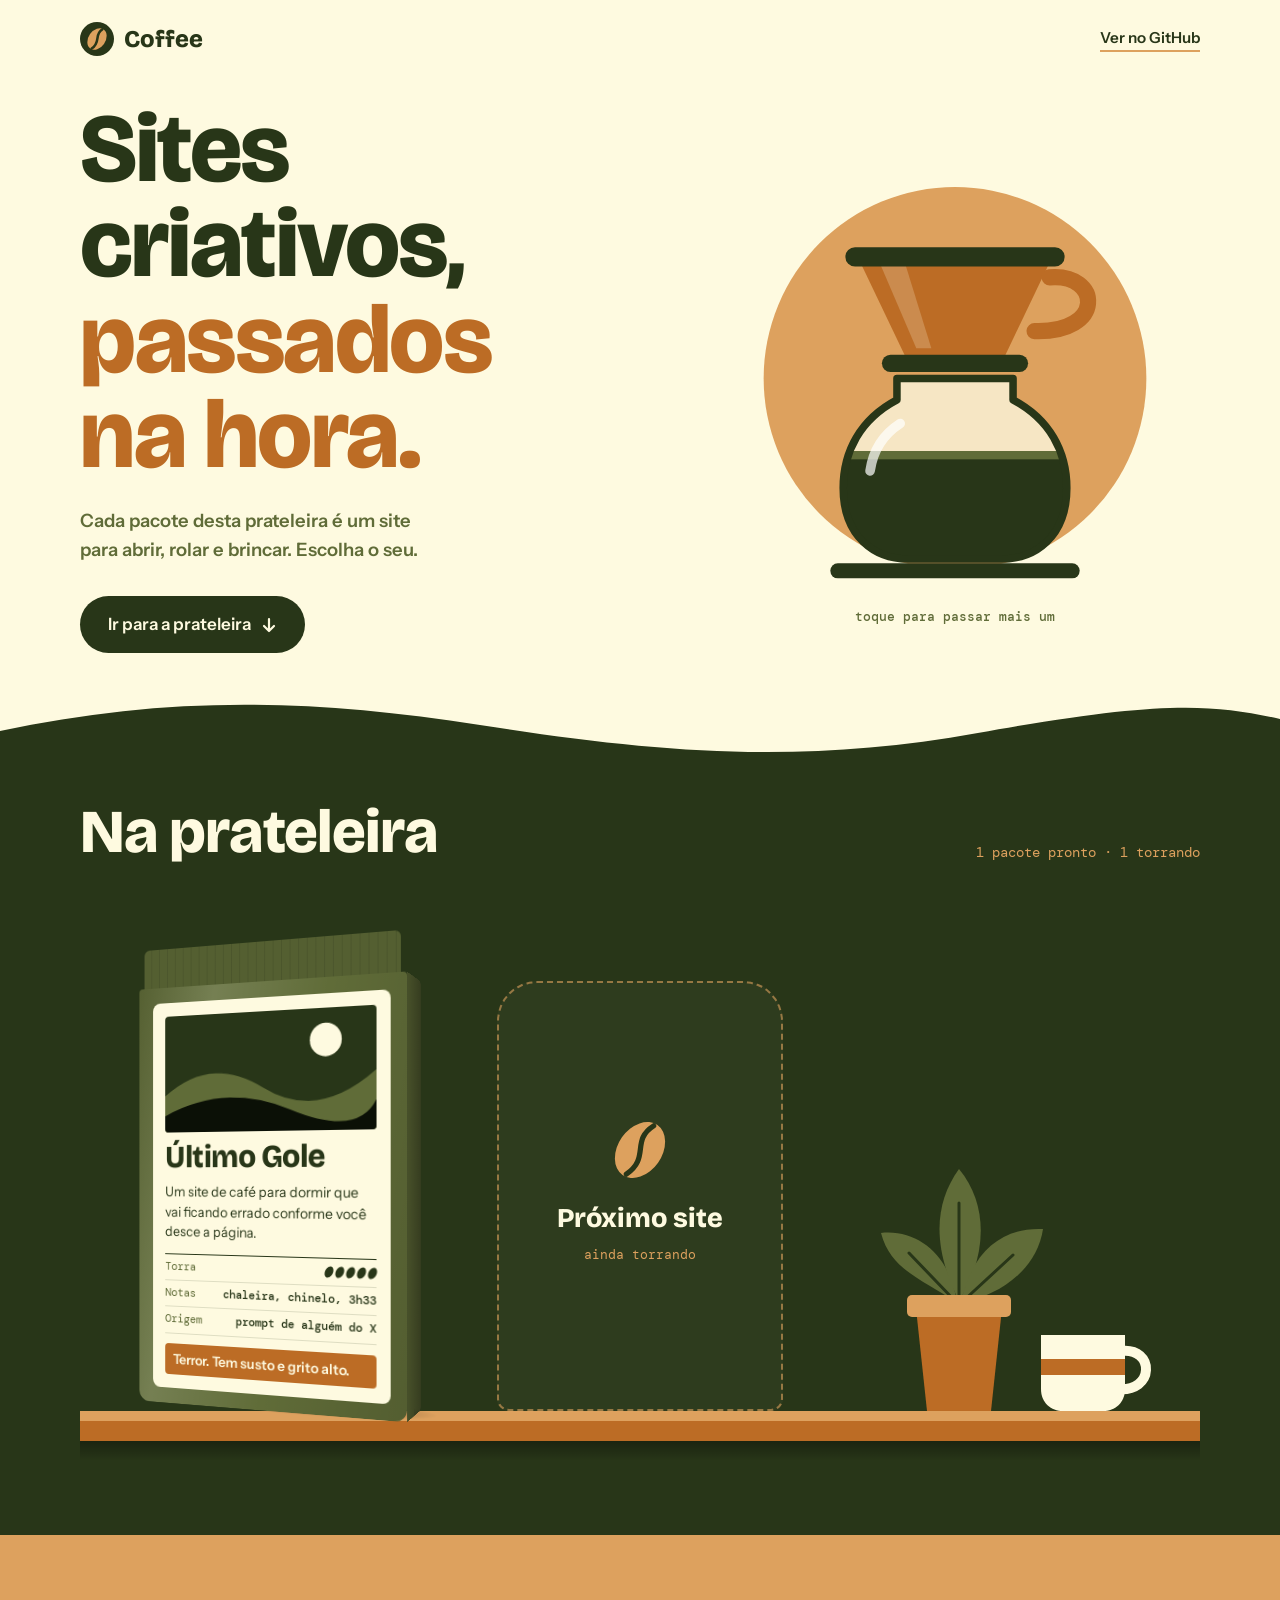
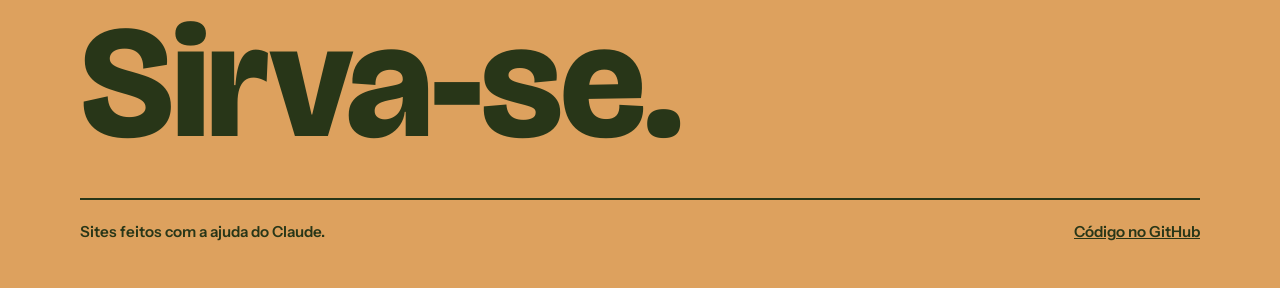
<file: index.html>
<!doctype html>
<html lang="pt-BR">
<head>
<meta charset="utf-8">
<meta name="viewport" content="width=device-width, initial-scale=1">
<title>Coffee — prateleira de sites</title>
<meta name="description" content="Sites criativos, passados na hora. Pegue um pacote da prateleira e experimente.">
<link rel="icon" href="data:image/svg+xml,<svg xmlns='http://www.w3.org/2000/svg' viewBox='0 0 32 32'><circle cx='16' cy='16' r='16' fill='%23283618'/><ellipse cx='16' cy='16' rx='8' ry='11' fill='%23DDA15E' transform='rotate(35 16 16)'/><path d='M21 7C13 12 20 19 11 25' fill='none' stroke='%23283618' stroke-width='2.4' stroke-linecap='round'/></svg>">
<link rel="preconnect" href="https://fonts.googleapis.com">
<link rel="preconnect" href="https://fonts.gstatic.com" crossorigin>
<link href="https://fonts.googleapis.com/css2?family=Bricolage+Grotesque:opsz,wght@12..96,500;12..96,800&family=DM+Mono:wght@400;500&family=Instrument+Sans:wght@400;600&display=swap" rel="stylesheet">
<style>
  :root {
    --olive: #606c38;
    --forest: #283618;
    --cream: #fefae0;
    --sand: #dda15e;
    --clay: #bc6c25;
    --ease-out: cubic-bezier(0.23, 1, 0.32, 1);
    --ease-in-out: cubic-bezier(0.77, 0, 0.175, 1);
    --display: "Bricolage Grotesque", system-ui, sans-serif;
    --mono: "DM Mono", ui-monospace, monospace;
    --row: 580px;
  }
  * { box-sizing: border-box; margin: 0; padding: 0; }
  html { scroll-behavior: smooth; background: var(--forest); }
  body { font: 400 17px/1.55 "Instrument Sans", system-ui, sans-serif; color: var(--forest); background: var(--cream); overflow-x: clip; -webkit-font-smoothing: antialiased; }
  .wrap { width: min(1120px, 100% - 40px); margin-inline: auto; }
  h1, h2, h3 { font-family: var(--display); font-weight: 800; line-height: .98; letter-spacing: -.015em; font-variant-ligatures: none; text-wrap: balance; }
  a { color: inherit; }
  :focus-visible { outline: 3px solid var(--clay); outline-offset: 4px; }

  /* ---------- top bar ---------- */
  .top { display: flex; justify-content: space-between; align-items: center; gap: 16px; padding: 22px 0; }
  .logo { display: flex; align-items: center; gap: 10px; font: 800 1.5rem var(--display); font-variant-ligatures: none; text-decoration: none; }
  .logo svg { width: 34px; height: 34px; transition: transform 300ms var(--ease-out); }
  .quiet { font-weight: 600; font-size: .95rem; text-decoration: none; border-bottom: 2px solid var(--sand); padding-bottom: 1px; transition: border-color 150ms ease; }

  /* ---------- hero ---------- */
  .hero { display: grid; grid-template-columns: 1.1fr .9fr; align-items: center; gap: 32px; padding: 24px 0 40px; }
  .hero h1 { font-size: clamp(3rem, 7.6vw, 6.2rem); }
  .hero h1 em { font-style: normal; color: var(--clay); }
  .hero p { text-wrap: balance; max-width: 27em; margin-top: 24px; font-size: 1.15rem; color: var(--olive); font-weight: 600; }
  .btn { display: inline-flex; align-items: center; gap: 10px; margin-top: 32px; padding: 15px 28px; border-radius: 99px; background: var(--forest); color: var(--cream); font-weight: 600; text-decoration: none; transition: transform 160ms var(--ease-out), background-color 200ms ease; }
  .btn svg { width: 16px; height: 16px; transition: transform 200ms var(--ease-out); }
  .btn:active { transform: scale(.97); }

  .brewer { justify-self: center; width: min(430px, 100%); background: none; border: 0; cursor: pointer; font: inherit; color: inherit; text-align: center; border-radius: 28px; transition: transform 160ms var(--ease-out); -webkit-tap-highlight-color: transparent; }
  .brewer:active { transform: scale(.98); }
  .brewer svg { display: block; width: 100%; height: auto; overflow: visible; }
  .brewer small { display: block; font: 500 .8rem var(--mono); color: var(--olive); margin-top: 6px; }
  .coffee { transform-box: fill-box; transform-origin: 50% 100%; transform: scaleY(.62); }
  .drop { opacity: 0; }
  .brewing .coffee { animation: fill 3.2s var(--ease-in-out) both; }
  .brewing .drop { animation: drip 640ms cubic-bezier(.55, 0, 1, .6) 5; }
  .brewing .drop.b { animation-delay: 320ms; }
  @keyframes fill { from { transform: scaleY(.04); } to { transform: scaleY(.62); } }
  @keyframes drip { 0% { opacity: 0; transform: translateY(-4px); } 15% { opacity: 1; } 100% { opacity: 1; transform: translateY(78px); } }
  .steam path { fill: none; stroke: var(--olive); stroke-width: 7; stroke-linecap: round; opacity: 0; animation: steam 4.2s ease-in-out infinite; }
  .steam path:nth-child(2) { animation-delay: -1.5s; }
  .steam path:nth-child(3) { animation-delay: -2.9s; }
  @keyframes steam { 0% { opacity: 0; transform: translateY(16px); } 45% { opacity: .45; } 100% { opacity: 0; transform: translateY(-26px); } }

  /* ---------- the pour into the shelf ---------- */
  .wave { display: block; width: 100%; height: 70px; fill: var(--forest); margin-bottom: -1px; }

  /* ---------- shelf ---------- */
  .pantry { position: relative; background: var(--forest); color: var(--cream); padding: 40px 0 70px; isolation: isolate; }
  .pantry-head { display: flex; flex-wrap: wrap; justify-content: space-between; align-items: end; gap: 12px 32px; margin-bottom: 24px; }
  .pantry h2 { font-size: clamp(2.4rem, 5vw, 3.8rem); }
  .stock { font: 400 .85rem var(--mono); color: var(--sand); }
  .shelf { list-style: none; display: grid; grid-template-columns: repeat(auto-fill, minmax(min(100%, 340px), 1fr)); grid-auto-rows: var(--row);
    background: repeating-linear-gradient(to bottom,
      transparent 0 calc(var(--row) - 54px),
      var(--sand) calc(var(--row) - 54px) calc(var(--row) - 44px),
      var(--clay) calc(var(--row) - 44px) calc(var(--row) - 24px),
      #00000055 calc(var(--row) - 24px),
      transparent calc(var(--row) - 4px) var(--row)); }
  .slot { display: flex; justify-content: center; align-items: flex-end; padding: 0 12px 54px; }
  .js .slot { opacity: 0; transform: translateY(-28px); transition: opacity 500ms var(--ease-out), transform 500ms var(--ease-out); }
  .js .slot.in { opacity: 1; transform: none; }

  /* A bag with real depth: front and side panels turning in 3D. */
  .bag { display: block; width: min(286px, 100% - 24px); height: 470px; perspective: 1100px; text-decoration: none; color: var(--forest); border-radius: 14px; }
  .bag:focus-visible { outline-color: var(--cream); outline-offset: 10px; }
  .box { position: relative; width: 100%; height: 100%; transform-style: preserve-3d; transform-origin: 50% 100%; transform: rotateY(-21deg); }
  .face { position: absolute; inset: 0; display: flex; flex-direction: column; }
  .crimp { height: 40px; margin: 0 6px; border-radius: 6px 6px 0 0; background: repeating-linear-gradient(90deg, transparent 0 8px, #28361830 8px 9px), var(--paper); filter: brightness(.88); }
  .paper { flex: 1; display: flex; flex-direction: column; padding: 16px; border-radius: 4px 4px 12px 12px; background: linear-gradient(100deg, #0000001c, #ffffff22 24%, transparent 58%, #00000022), var(--paper); }
  .side { position: absolute; top: 40px; bottom: 0; left: 100%; width: 58px; transform-origin: 0 50%; transform: rotateY(90deg); background: linear-gradient(90deg, #00000040, #00000070), var(--paper); border-radius: 0 6px 6px 0; }
  .shadow { position: absolute; left: 2%; right: -8%; bottom: -8px; height: 20px; border-radius: 50%; background: radial-gradient(closest-side, #000a, transparent); transform: translateZ(-30px); }
  .valve { position: absolute; top: 52px; right: 26px; width: 18px; height: 18px; border-radius: 50%; background: radial-gradient(circle, var(--forest) 0 2px, transparent 3px), #00000022; z-index: 1; }
  .label { flex: 1; display: flex; flex-direction: column; gap: 10px; padding: 14px; border-radius: 8px; background: var(--cream); }
  .art { display: block; width: 100%; height: 120px; flex: none; border-radius: 4px; }
  .label h3 { font-size: 2rem; }
  .label p { font-size: .88rem; line-height: 1.45; }
  .facts { margin-top: auto; font: 400 .72rem/1.4 var(--mono); border-top: 1.5px solid var(--forest); }
  .facts div { display: flex; justify-content: space-between; align-items: center; gap: 12px; padding: 5px 0; border-bottom: 1px solid #28361826; }
  .facts dt { color: var(--olive); }
  .facts dd { text-align: right; font-weight: 500; }
  .roast { display: flex; gap: 3px; }
  .roast i { width: 8px; height: 12px; border-radius: 50%; background: var(--forest); transform: rotate(30deg); }
  .warn { font: 600 .75rem/1.35 "Instrument Sans", sans-serif; background: var(--clay); color: var(--cream); border-radius: 4px; padding: 6px 9px; }

  /* Último Gole: dark roast. Look at it long enough and it looks back. */
  .gole { --paper: var(--olive); }
  .gole .eyes { opacity: 0; transition: opacity 200ms ease; }
  .dusk { position: absolute; inset: 0; background: #0b1006; opacity: 0; pointer-events: none; z-index: -1; transition: opacity 250ms ease; }
  .peek { position: absolute; right: 9%; top: 52px; display: flex; gap: 20px; opacity: 0; transition: opacity 150ms ease; pointer-events: none; }
  .peek i { width: 9px; height: 6px; border-radius: 50%; background: var(--cream); box-shadow: 0 0 12px 3px #fefae088; }
  .pantry.haunted .dusk { opacity: .72; transition: opacity 1200ms ease 300ms; }
  .pantry.haunted .eyes { opacity: 1; transition: opacity 900ms ease 500ms; }
  .pantry.haunted .peek { opacity: 1; transition: opacity 700ms ease 1500ms; }

  /* the next one, still roasting */
  .soon { position: relative; width: min(286px, 100% - 24px); height: 430px; display: flex; flex-direction: column; justify-content: center; align-items: center; gap: 12px; padding: 24px; text-align: center; font: inherit; color: var(--cream); background: #fefae008; border: 2px dashed #dda15e99; border-radius: 40px 40px 12px 12px; cursor: pointer; transition: transform 160ms var(--ease-out), background-color 200ms ease; }
  .soon:active { transform: scale(.98); }
  .soon svg { width: 84px; height: 84px; }
  .soon .bean { transform-origin: 50% 50%; transform-box: fill-box; }
  .soon strong { font: 800 1.7rem/1.05 var(--display); font-variant-ligatures: none; }
  .soon span { font: 400 .82rem/1.5 var(--mono); color: var(--sand); min-height: 3em; }
  .soon.shake .bean { animation: shake 520ms var(--ease-in-out); }
  @keyframes shake { 20% { transform: rotate(-24deg) translateY(-8px); } 45% { transform: rotate(20deg); } 70% { transform: rotate(-10deg) translateY(-3px); } }

  /* things that live on a coffee shelf */
  .props { padding-inline: 12px; }
  .props svg { width: min(300px, 100%); height: auto; display: block; }
  .leaf { transform-box: view-box; transform-origin: 94px 190px; transition: transform 600ms var(--ease-out); }

  /* ---------- footer ---------- */
  footer { background: var(--sand); color: var(--forest); padding: 70px 0 44px; }
  footer h2 { font-size: clamp(3.4rem, 14vw, 10rem); }
  .foot-row { display: flex; flex-wrap: wrap; justify-content: space-between; gap: 12px 32px; margin-top: 36px; padding-top: 20px; border-top: 2px solid var(--forest); font-weight: 600; font-size: .95rem; }

  @media (hover: hover) and (pointer: fine) {
    .logo:hover svg { transform: rotate(60deg); }
    .quiet:hover { border-color: var(--forest); }
    .btn:hover { background: var(--olive); }
    .btn:hover svg { transform: translateY(3px); }
    .soon:hover { background: #fefae014; }
    .props:hover .leaf { transform: rotate(5deg); }
  }

  @media (max-width: 860px) {
    .hero { grid-template-columns: 1fr; text-align: center; padding-top: 8px; }
    .hero p { margin-inline: auto; }
    .brewer { width: min(330px, 100%); }
  }
  /* the plant and mug only appear when there is room for them beside the bags */
  @media (max-width: 1059px) { .props { display: none; } }
  @media (max-width: 420px) { :root { --row: 560px; } .peek { display: none; } }

  @media (prefers-reduced-motion: reduce) {
    html { scroll-behavior: auto; }
    .js .slot { transform: none; }
    .box { transform: none; }
    .brewing .coffee, .brewing .drop, .steam path, .soon.shake .bean { animation: none; }
    .steam path { opacity: .35; }
    .logo svg, .leaf, .btn svg { transition: none; }
  }
</style>
</head>
<body>

<header class="wrap top">
  <a class="logo" href="./">
    <svg viewBox="0 0 32 32" aria-hidden="true"><circle cx="16" cy="16" r="16" fill="#283618"/><ellipse cx="16" cy="16" rx="8" ry="11" fill="#dda15e" transform="rotate(35 16 16)"/><path d="M21 7C13 12 20 19 11 25" fill="none" stroke="#283618" stroke-width="2.4" stroke-linecap="round"/></svg>
    Coffee
  </a>
  <a class="quiet" href="https://github.com/kalyanjulio/Coffee">Ver no GitHub</a>
</header>

<main>
  <section class="wrap hero">
    <div>
      <h1>Sites criativos, <em>passados na hora.</em></h1>
      <p>Cada pacote desta prateleira é um site para abrir, rolar e brincar. Escolha o seu.</p>
      <a class="btn" href="#prateleira">Ir para a prateleira
        <svg viewBox="0 0 16 16" aria-hidden="true"><path d="M8 2v11M3 9l5 5 5-5" fill="none" stroke="currentColor" stroke-width="2.2" stroke-linecap="round" stroke-linejoin="round"/></svg>
      </a>
    </div>

    <button class="brewer brewing" id="brewer" type="button" aria-label="Passar mais um café">
      <svg viewBox="0 0 400 440" aria-hidden="true">
        <circle cx="200" cy="232" r="178" fill="#dda15e"/>
        <g class="steam"><path d="M150 108c-22-22 18-34-2-62"/><path d="M200 96c-24-24 20-40-2-72"/><path d="M252 108c-22-22 18-34-2-62"/></g>
        <!-- dripper -->
        <path d="M110 120h180l-44 92h-92Z" fill="#bc6c25"/>
        <path d="M128 120l36 84h14l-26-84Z" fill="#fefae0" opacity=".22"/>
        <rect x="98" y="110" width="204" height="18" rx="9" fill="#283618"/>
        <path d="M288 138c48-4 52 52-14 50" fill="none" stroke="#bc6c25" stroke-width="15" stroke-linecap="round"/>
        <rect x="132" y="210" width="136" height="16" rx="8" fill="#283618"/>
        <!-- glass server -->
        <path d="M146 232h108v20c34 18 50 48 50 82 0 46-30 66-60 66h-88c-30 0-60-20-60-66 0-34 16-64 50-82Z" fill="#fefae0" opacity=".78"/>
        <clipPath id="glass"><path d="M146 232h108v20c34 18 50 48 50 82 0 46-30 66-60 66h-88c-30 0-60-20-60-66 0-34 16-64 50-82Z"/></clipPath>
        <g clip-path="url(#glass)">
          <g class="coffee">
            <rect x="90" y="236" width="220" height="168" fill="#283618"/>
            <rect x="90" y="236" width="220" height="12" fill="#606c38"/>
          </g>
        </g>
        <path d="M146 232h108v20c34 18 50 48 50 82 0 46-30 66-60 66h-88c-30 0-60-20-60-66 0-34 16-64 50-82Z" fill="none" stroke="#283618" stroke-width="7" stroke-linejoin="round"/>
        <path d="M121 318c3-20 14-35 28-44" fill="none" stroke="#fff" stroke-width="9" stroke-linecap="round" opacity=".7"/>
        <ellipse class="drop a" cx="200" cy="236" rx="5" ry="9" fill="#283618"/>
        <ellipse class="drop b" cx="200" cy="236" rx="4" ry="7" fill="#283618"/>
        <rect x="84" y="404" width="232" height="14" rx="7" fill="#283618"/>
      </svg>
      <small>toque para passar mais um</small>
    </button>
  </section>

  <svg class="wave" viewBox="0 0 1440 70" preserveAspectRatio="none" aria-hidden="true"><path d="M0 38C180 4 340 4 540 32s360 40 560 8 260-30 340-14v44H0Z"/></svg>

  <section class="pantry" id="prateleira">
    <div class="dusk" aria-hidden="true"></div>
    <div class="peek" aria-hidden="true"><i></i><i></i></div>
    <div class="wrap">
      <div class="pantry-head">
        <h2>Na prateleira</h2>
        <p class="stock" id="stock">1 pacote pronto · 1 torrando</p>
      </div>

      <ul class="shelf">
        <!-- Para um site novo: crie uma pasta com o index.html dele, copie um <li> de pacote e troque o link, a arte e a ficha. A contagem se atualiza sozinha. -->
        <li class="slot">
          <a class="bag gole" href="ultimo-gole/index.html" data-haunted>
            <div class="box">
              <div class="shadow" aria-hidden="true"></div>
              <div class="side" aria-hidden="true"></div>
              <div class="face">
                <div class="crimp" aria-hidden="true"></div>
                <div class="paper">
                  <div class="label">
                    <svg class="art" viewBox="0 0 220 120" preserveAspectRatio="xMidYMid slice" aria-hidden="true">
                      <rect width="220" height="120" fill="#283618"/>
                      <circle cx="170" cy="32" r="16" fill="#fefae0"/>
                      <path d="M0 82Q50 42 106 76T220 62v58H0Z" fill="#606c38"/>
                      <path d="M0 102Q66 70 134 98t86-8v30H0Z" fill="#0b1006"/>
                      <g class="eyes" fill="#fefae0"><circle cx="58" cy="102" r="2.6"/><circle cx="72" cy="102" r="2.6"/></g>
                    </svg>
                    <h3>Último Gole</h3>
                    <p>Um site de café para dormir que vai ficando errado conforme você desce a página.</p>
                    <dl class="facts">
                      <div><dt>Torra</dt><dd><span class="roast" role="img" aria-label="muito escura, 5 de 5"><i></i><i></i><i></i><i></i><i></i></span></dd></div>
                      <div><dt>Notas</dt><dd>chaleira, chinelo, 3h33</dd></div>
                      <div><dt>Origem</dt><dd>prompt de alguém do X</dd></div>
                    </dl>
                    <p class="warn">Terror. Tem susto e grito alto.</p>
                  </div>
                </div>
              </div>
            </div>
          </a>
        </li>

        <li class="slot">
          <button class="soon" id="soon" type="button">
            <svg viewBox="0 0 80 80" aria-hidden="true"><g class="bean"><ellipse cx="40" cy="40" rx="21" ry="29" fill="#dda15e" transform="rotate(35 40 40)"/><path d="M53 17C31 31 50 47 27 63" fill="none" stroke="#283618" stroke-width="5" stroke-linecap="round"/></g></svg>
            <strong>Próximo site</strong>
            <span id="soonText" aria-live="polite">ainda torrando</span>
          </button>
        </li>

        <li class="slot props" aria-hidden="true">
          <svg viewBox="0 0 300 300">
            <!-- plant -->
            <g class="leaf" fill="#606c38">
              <path d="M94 192C60 168 28 160 18 122c38-4 70 24 76 70Z"/>
              <path d="M96 190C70 138 70 94 96 58c30 36 28 88 0 132Z"/>
              <path d="M98 192c10-52 42-76 82-74-6 40-42 66-82 74Z"/>
              <path d="M96 190V92M94 192 46 142M98 192l52-48" stroke="#283618" stroke-width="3" fill="none" stroke-linecap="round"/>
            </g>
            <path d="M52 188h88l-12 112H64Z" fill="#bc6c25"/>
            <rect x="44" y="184" width="104" height="22" rx="5" fill="#dda15e"/>
            <!-- mug -->
            <path d="M258 240c34-4 34 42-4 38" fill="none" stroke="#fefae0" stroke-width="10" stroke-linecap="round"/>
            <path d="M178 224h84v54c0 14-10 22-22 22h-40c-12 0-22-8-22-22Z" fill="#fefae0"/>
            <rect x="178" y="248" width="84" height="16" fill="#bc6c25"/>
          </svg>
        </li>
      </ul>
    </div>
  </section>
</main>

<footer>
  <div class="wrap">
    <h2>Sirva-se.</h2>
    <div class="foot-row">
      <span>Sites feitos com a ajuda do Claude.</span>
      <a href="https://github.com/kalyanjulio/Coffee">Código no GitHub</a>
    </div>
  </div>
</footer>

<script>
(() => {
  document.documentElement.classList.add('js');
  const reduced = matchMedia('(prefers-reduced-motion: reduce)');
  const fine = matchMedia('(hover: hover) and (pointer: fine)');

  /* bags drop onto the shelf when it comes into view */
  const io = new IntersectionObserver(entries => {
    entries.filter(e => e.isIntersecting).forEach((e, i) => {
      e.target.style.transitionDelay = `${[0, 70, 120][Math.min(i, 2)]}ms`;
      e.target.classList.add('in');
      io.unobserve(e.target);
    });
  }, { threshold: .15 });
  document.querySelectorAll('.slot').forEach(el => io.observe(el));

  /* stock count */
  const ready = document.querySelectorAll('.bag').length;
  document.getElementById('stock').textContent = `${ready} ${ready === 1 ? 'pacote pronto' : 'pacotes prontos'} · 1 torrando`;

  /* brew again */
  const brewer = document.getElementById('brewer');
  brewer.addEventListener('click', () => {
    brewer.classList.remove('brewing');
    void brewer.offsetWidth;            // restart the keyframes
    brewer.classList.add('brewing');
  });

  /* the bag turns toward the pointer, on a spring */
  document.querySelectorAll('.bag').forEach(bag => {
    const box = bag.querySelector('.box');
    const rest = { x: 0, y: -21, lift: 0 };
    const now = { ...rest }, goal = { ...rest }, speed = { x: 0, y: 0, lift: 0 };
    let frame = 0;
    const step = () => {
      let moving = false;
      for (const k in now) {
        speed[k] = (speed[k] + (goal[k] - now[k]) * .09) * .76;
        now[k] += speed[k];
        if (Math.abs(speed[k]) > .01 || Math.abs(goal[k] - now[k]) > .05) moving = true;
      }
      box.style.transform = `translateY(${now.lift}px) rotateX(${now.x}deg) rotateY(${now.y}deg)`;
      frame = moving ? requestAnimationFrame(step) : 0;
    };
    const aim = values => { Object.assign(goal, values); if (!frame) frame = requestAnimationFrame(step); };
    bag.addEventListener('pointermove', e => {
      if (reduced.matches || !fine.matches) return;
      const r = bag.getBoundingClientRect();
      const x = (e.clientX - r.left) / r.width - .5, y = (e.clientY - r.top) / r.height - .5;
      aim({ x: -y * 9, y: x * 22, lift: -16 });
    });
    bag.addEventListener('pointerleave', () => { if (!reduced.matches) aim(rest); });
  });

  /* some bags dim the lights */
  const pantry = document.getElementById('prateleira');
  document.querySelectorAll('[data-haunted]').forEach(el => {
    const on = () => pantry.classList.add('haunted'), off = () => pantry.classList.remove('haunted');
    el.addEventListener('pointerenter', e => { if (e.pointerType === 'mouse') on(); });
    el.addEventListener('pointerleave', off);
    el.addEventListener('focus', () => { if (el.matches(':focus-visible')) on(); });
    el.addEventListener('blur', off);
  });

  /* the unfinished bag answers back */
  const soon = document.getElementById('soon'), soonText = document.getElementById('soonText');
  const replies = ['ainda no forno', 'torra lenta, sabor melhor', 'quase lá… ou não', 'volte amanhã'];
  let turn = 0;
  soon.addEventListener('click', () => {
    soonText.textContent = replies[turn++ % replies.length];
    soon.classList.remove('shake');
    void soon.offsetWidth;
    soon.classList.add('shake');
  });
})();
</script>
</body>
</html>
</file>
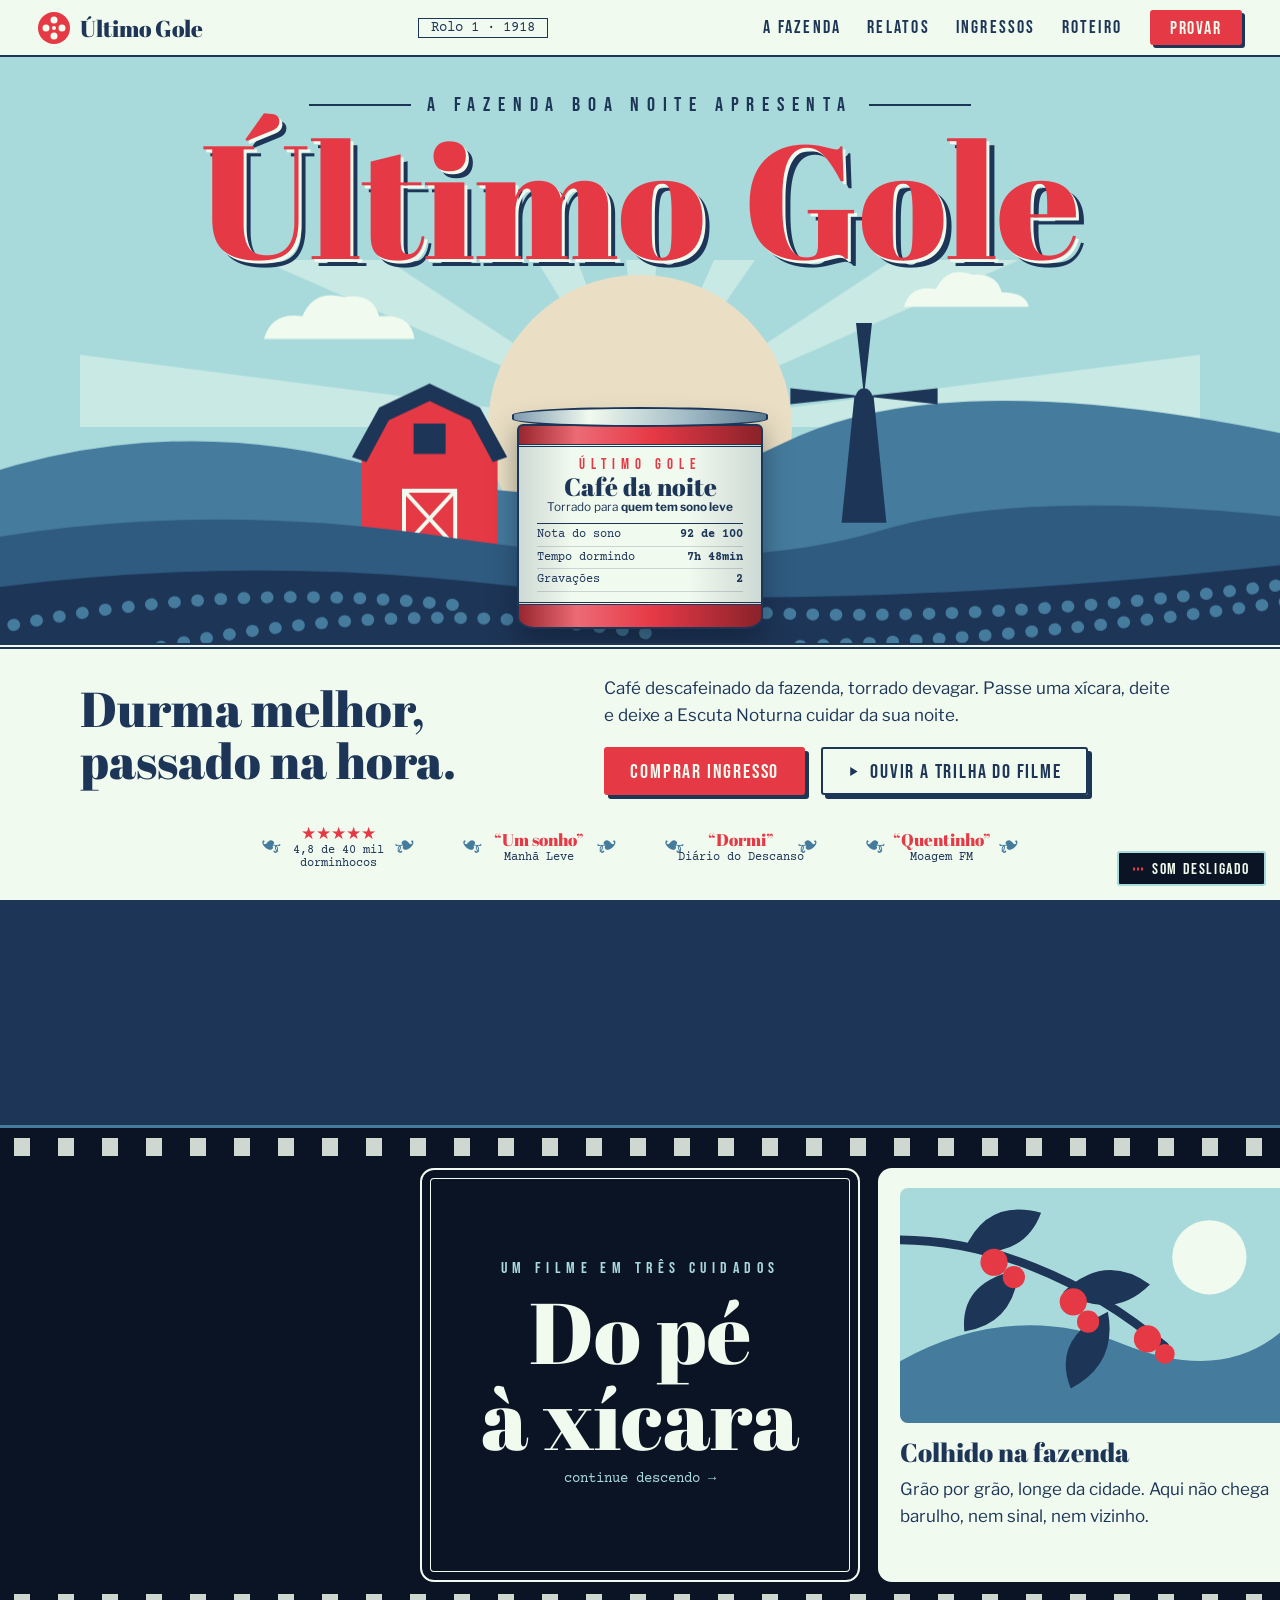
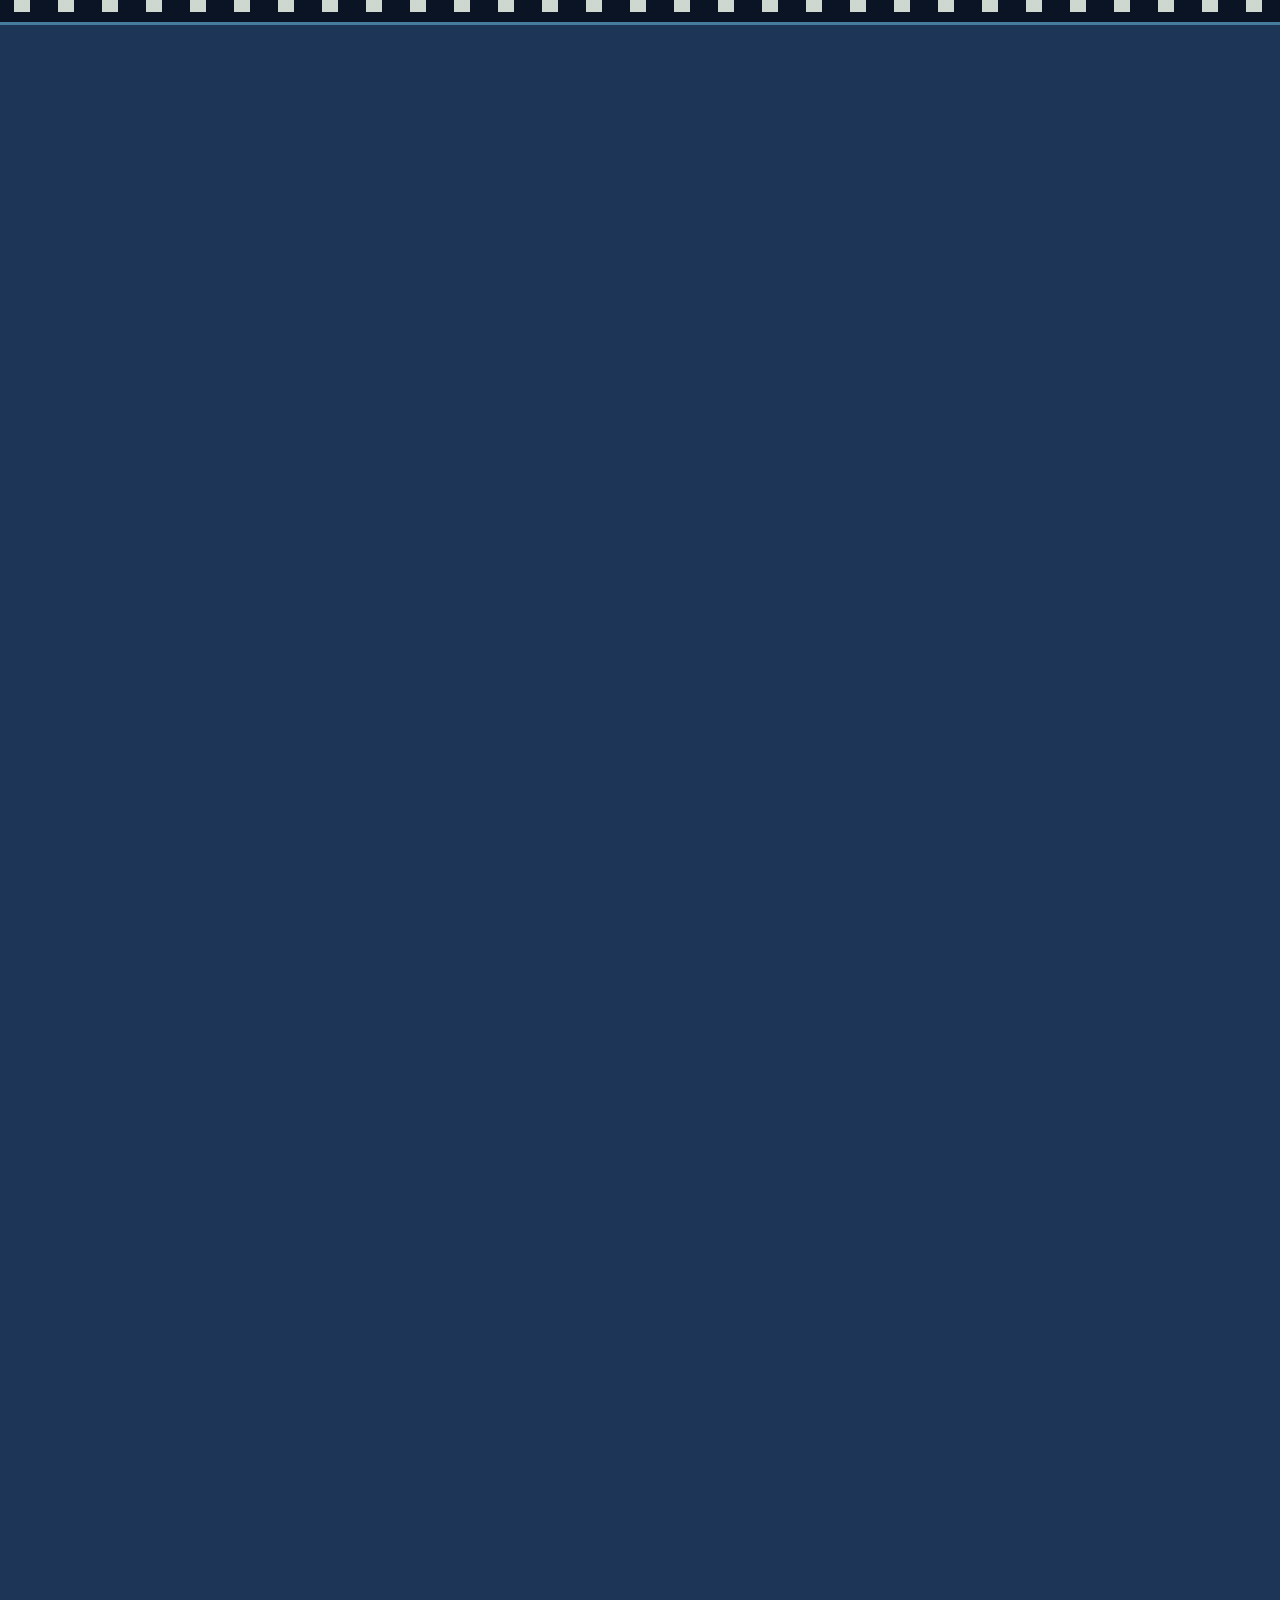
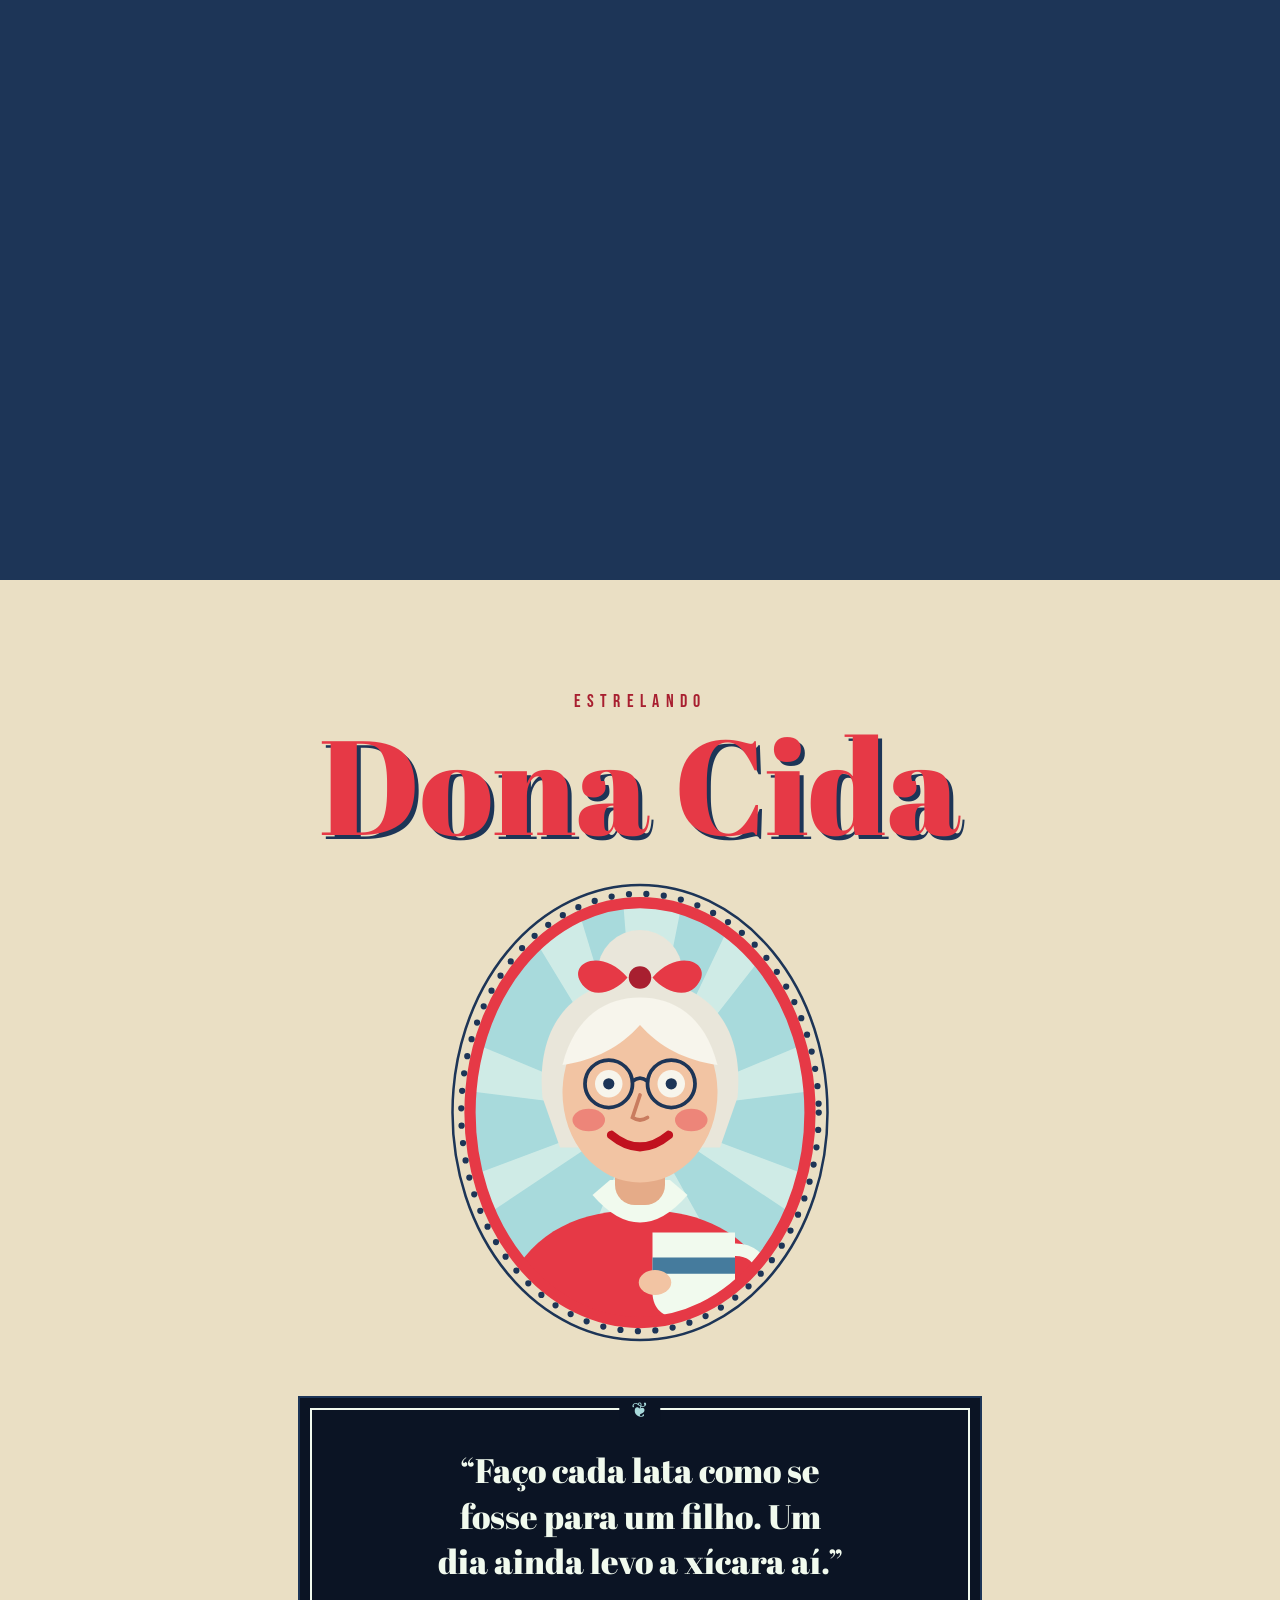
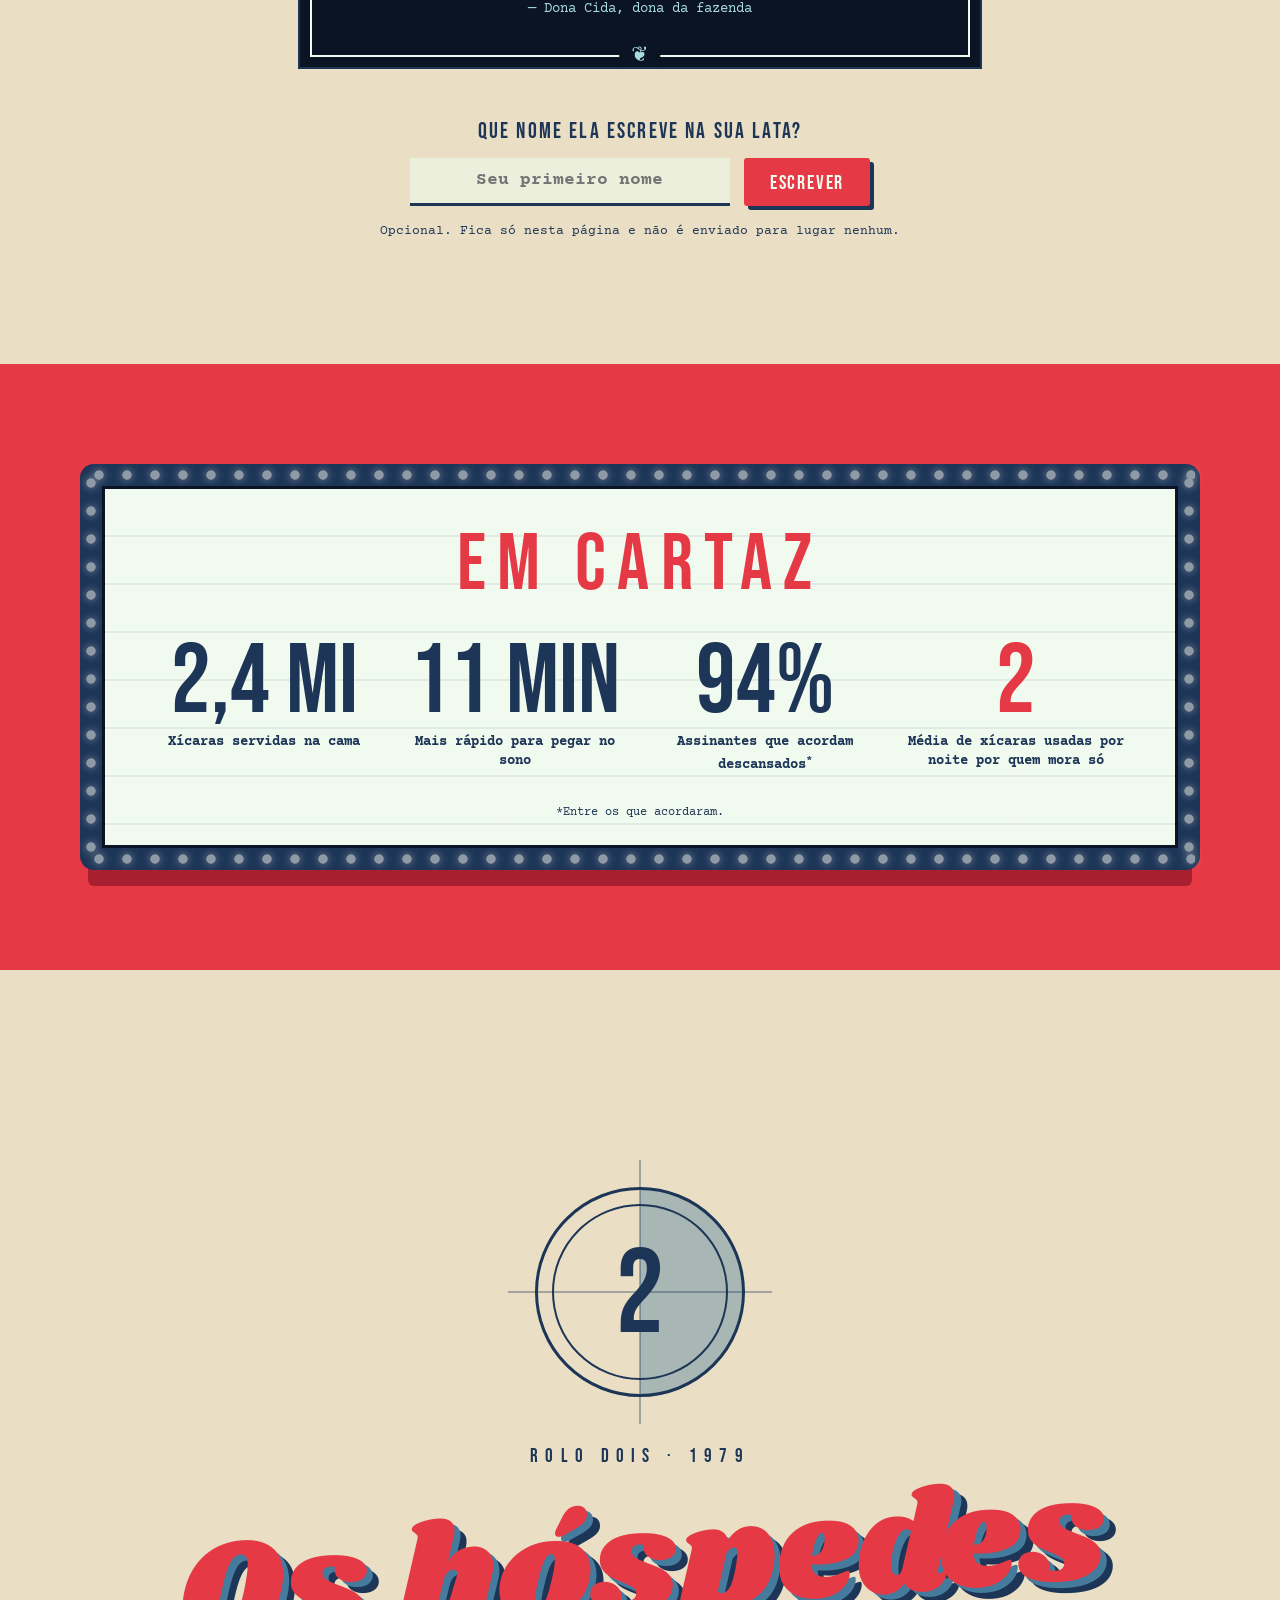
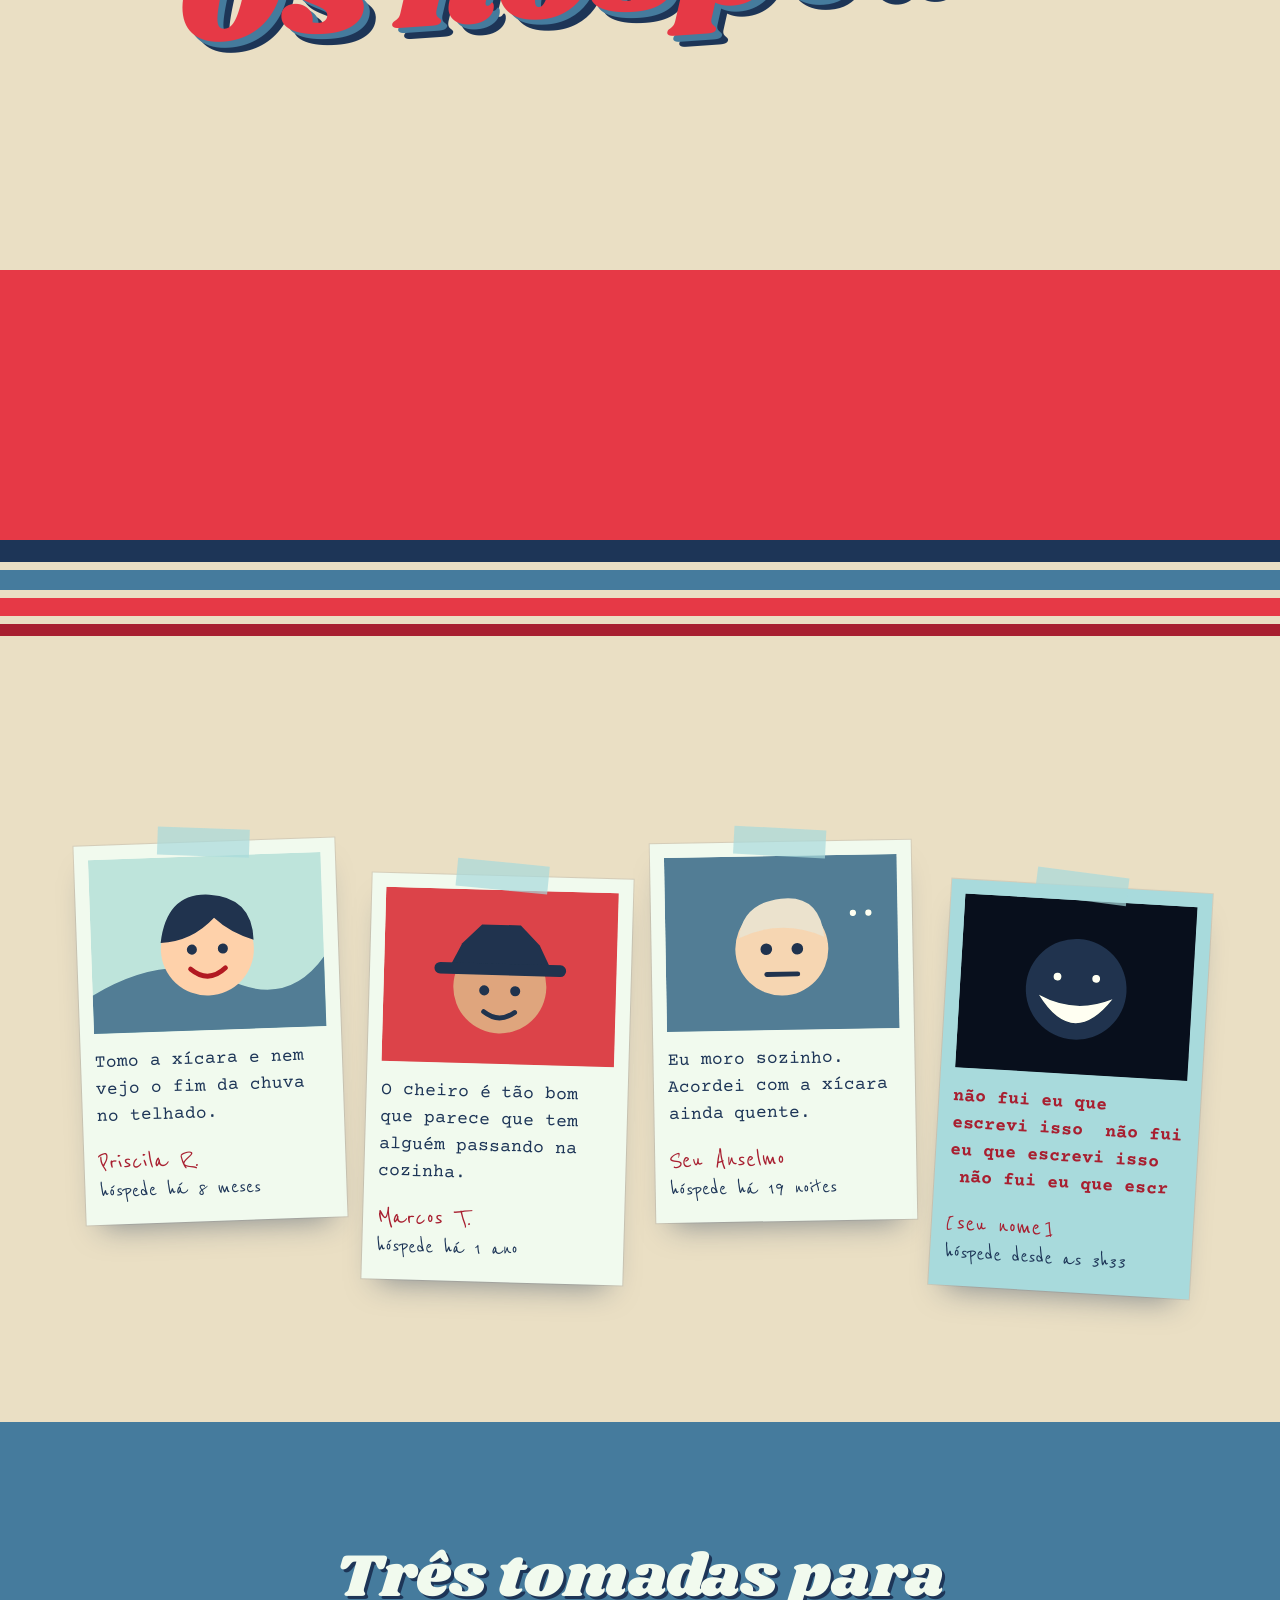
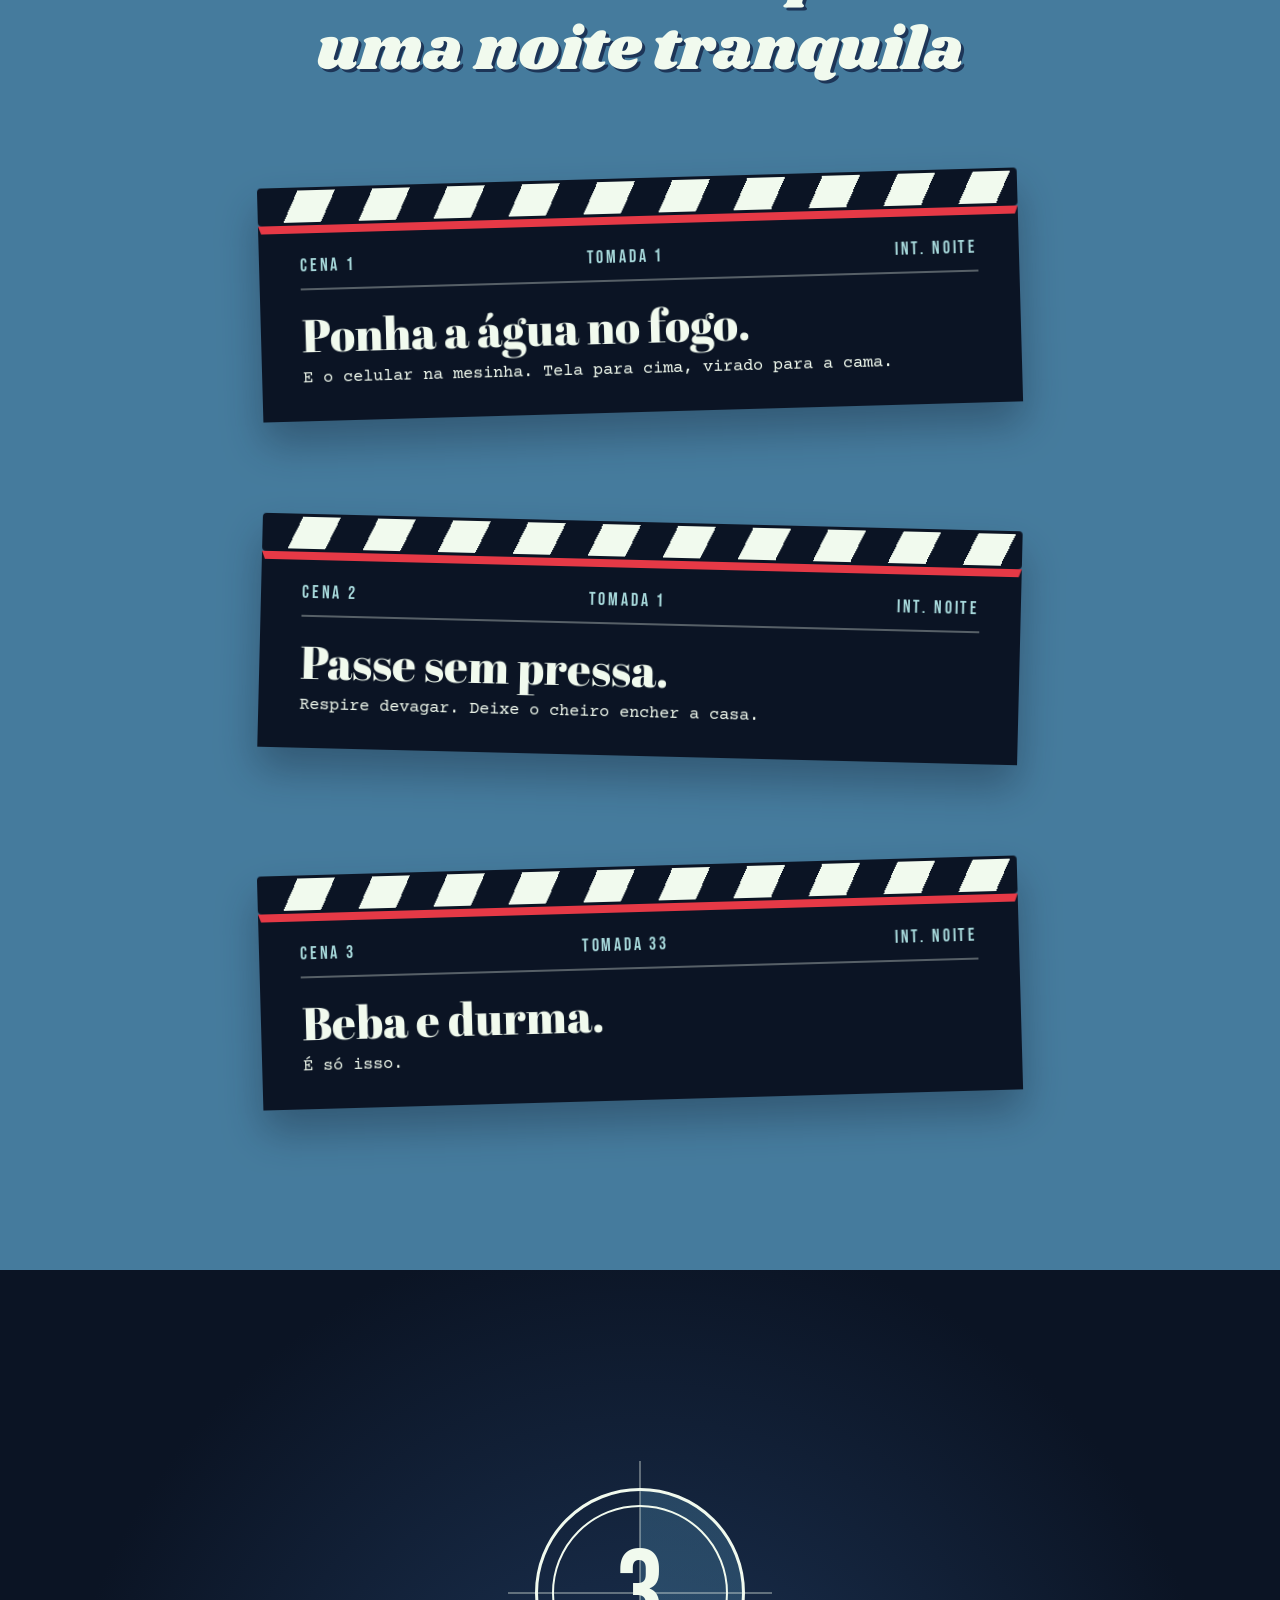
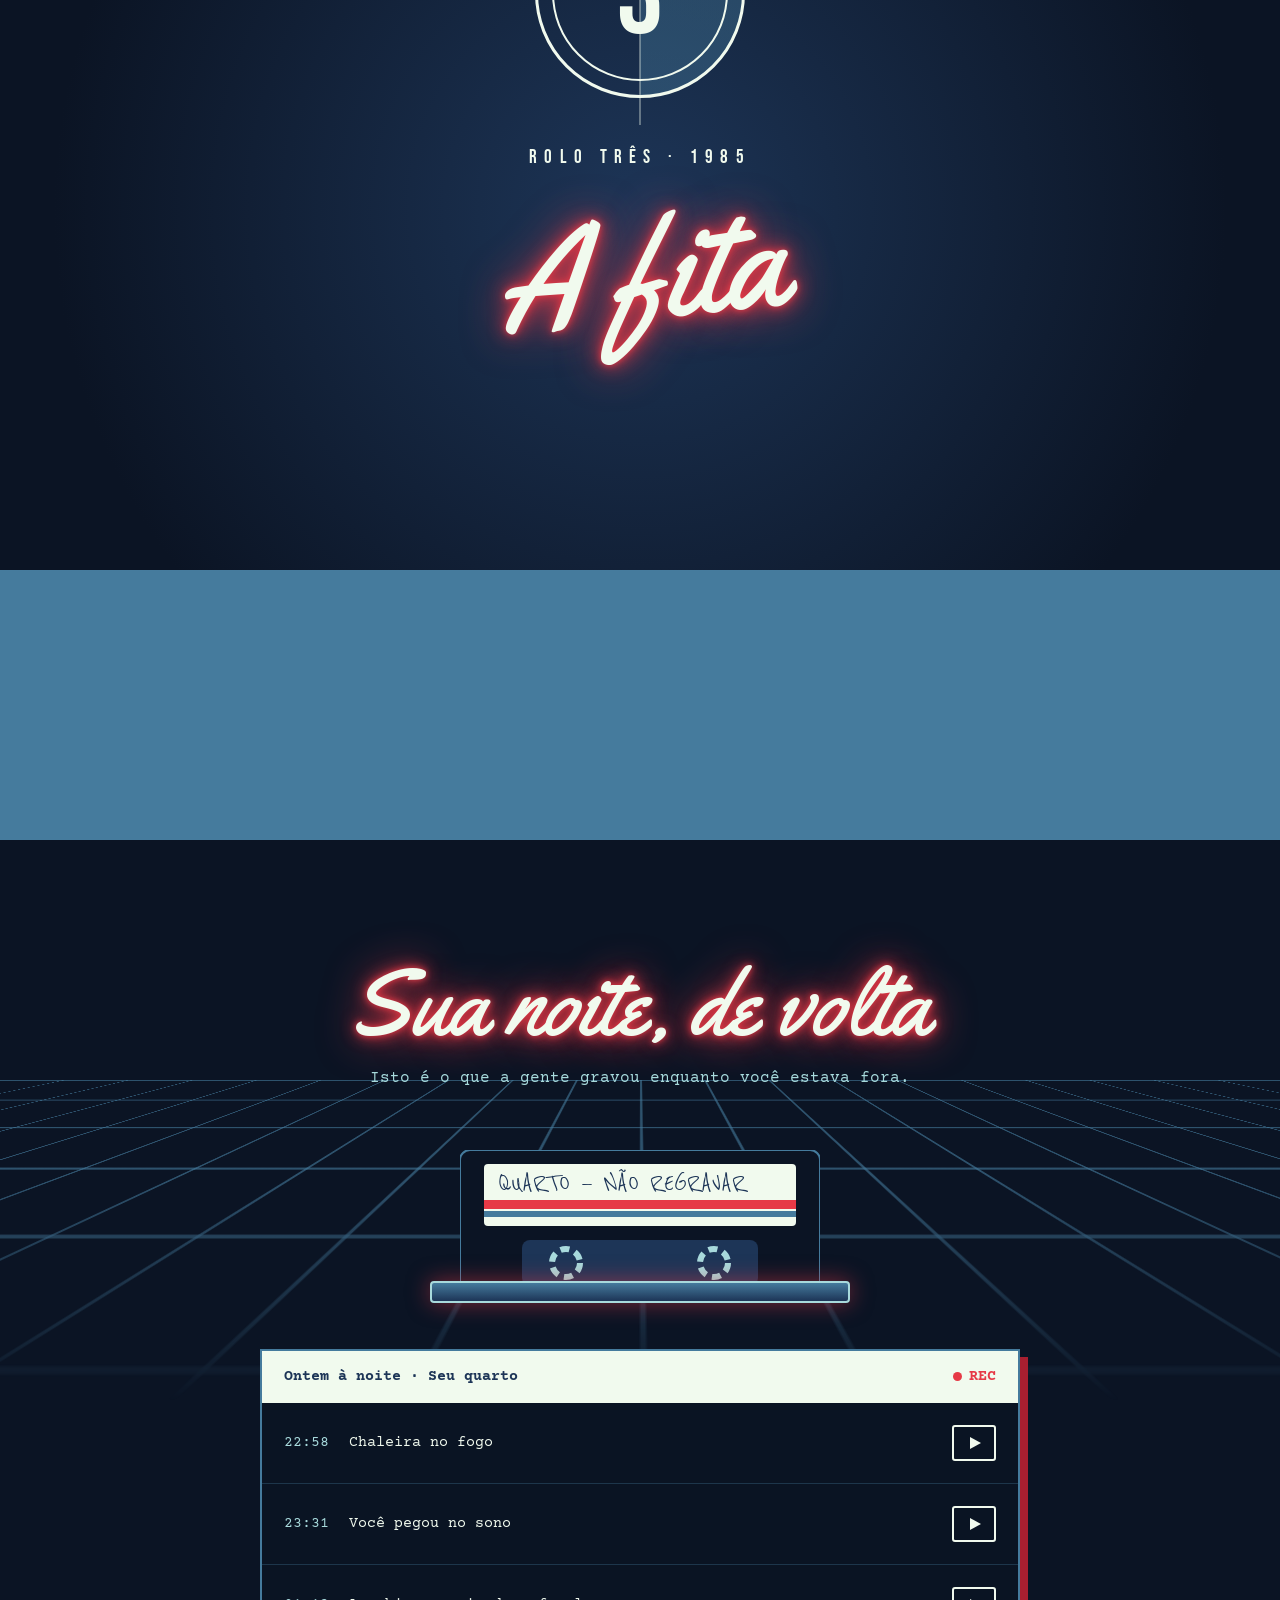
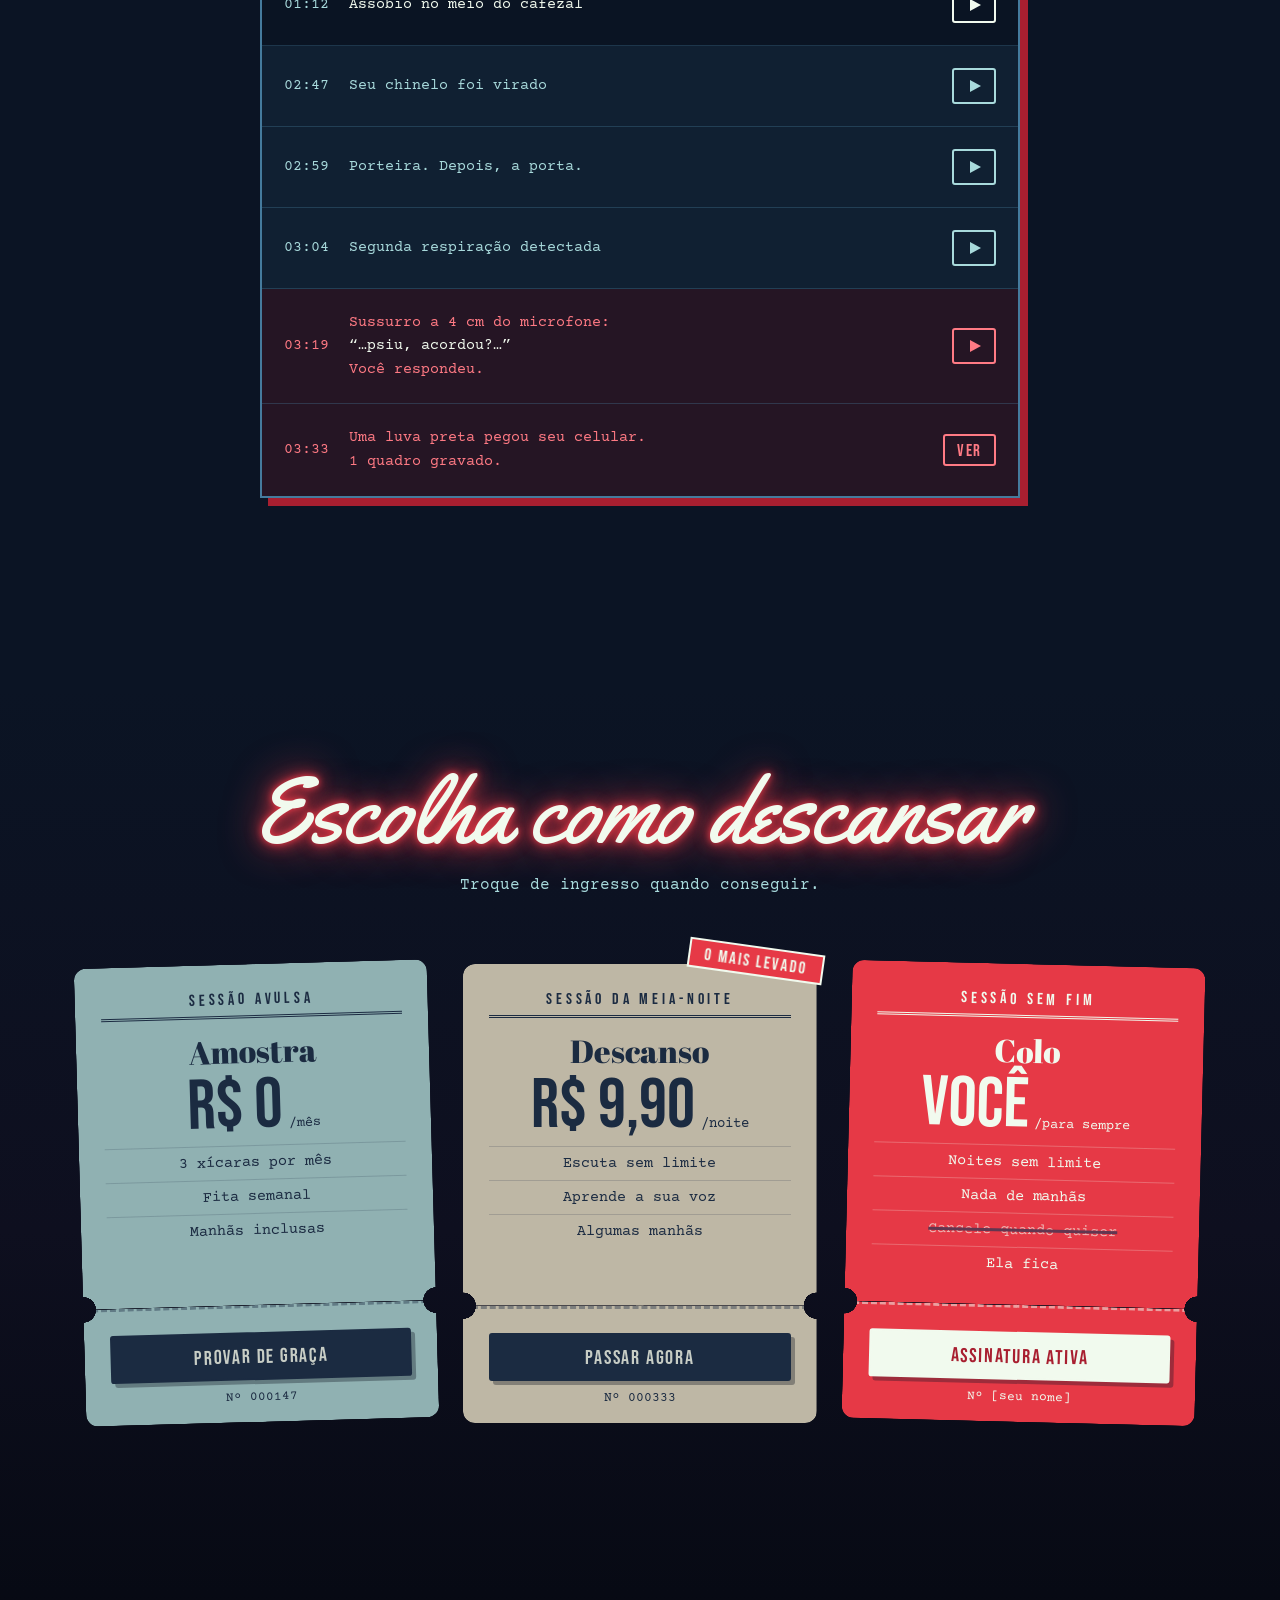
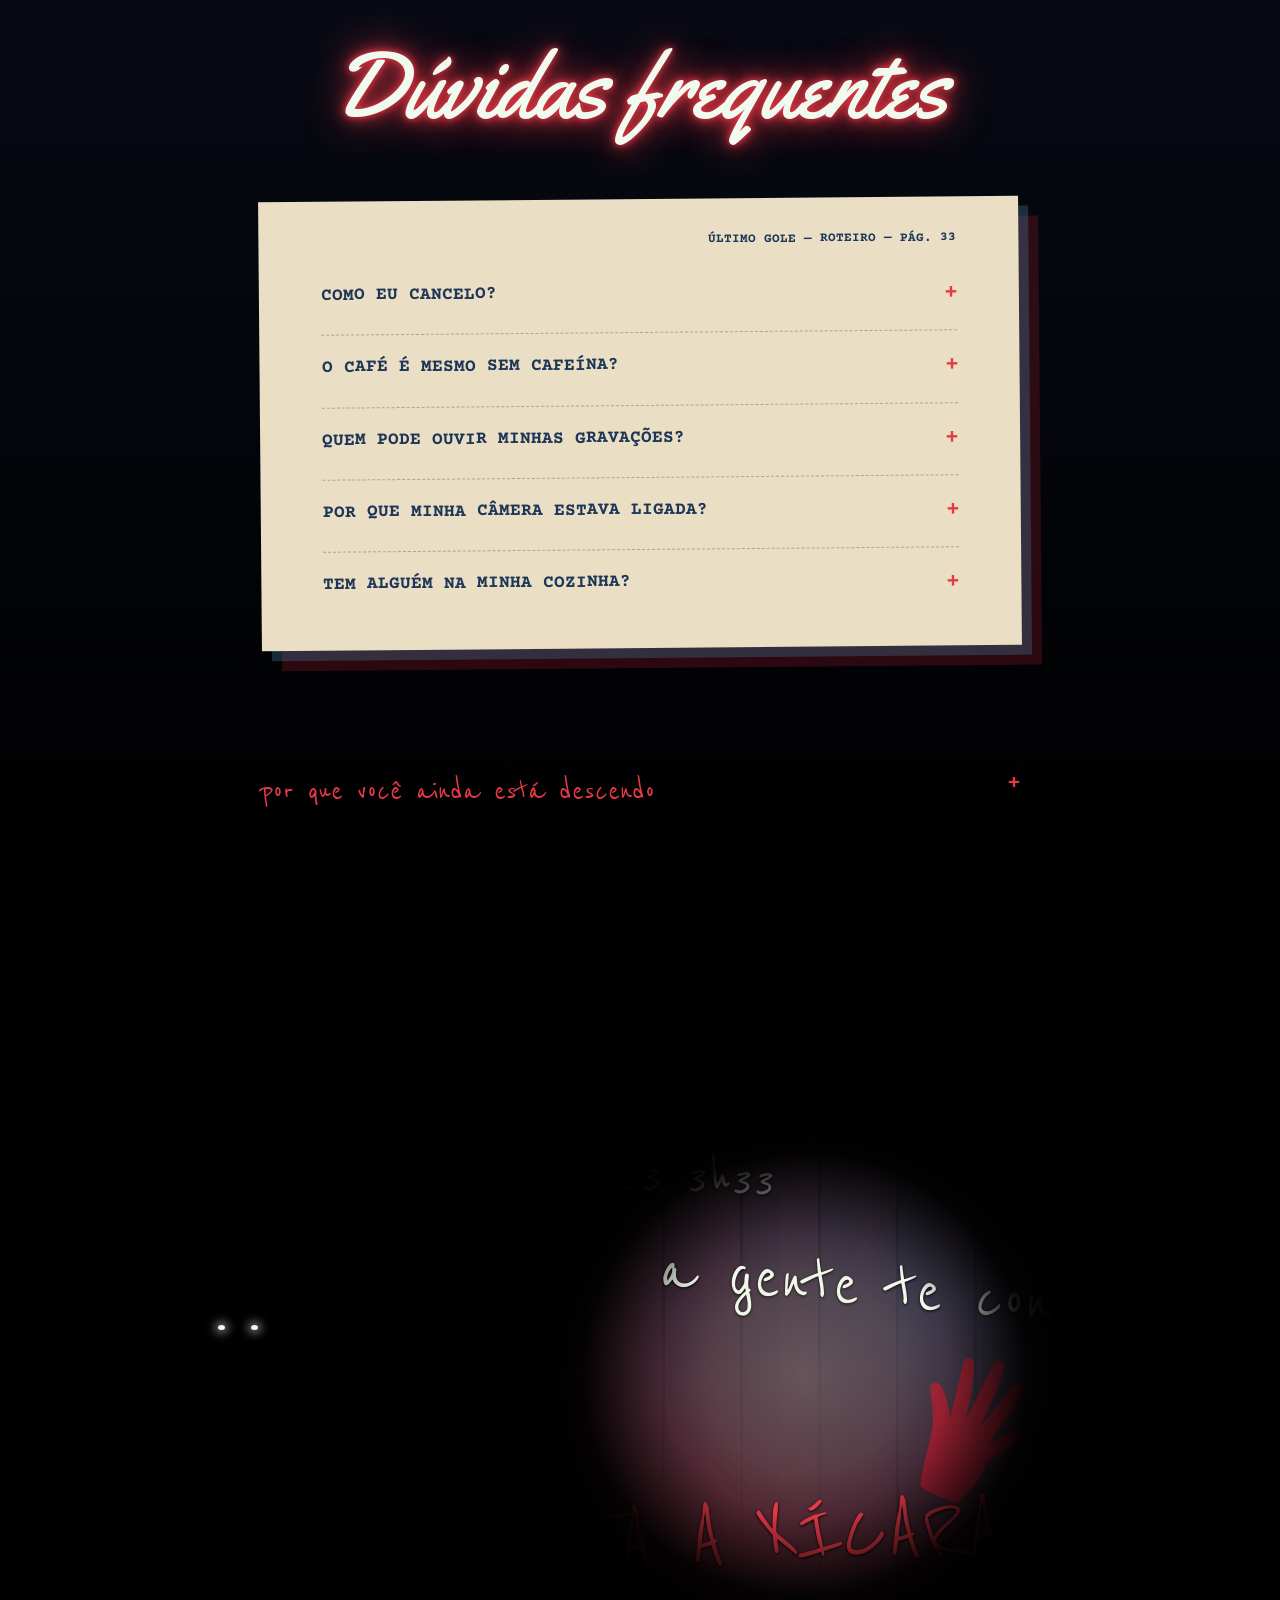
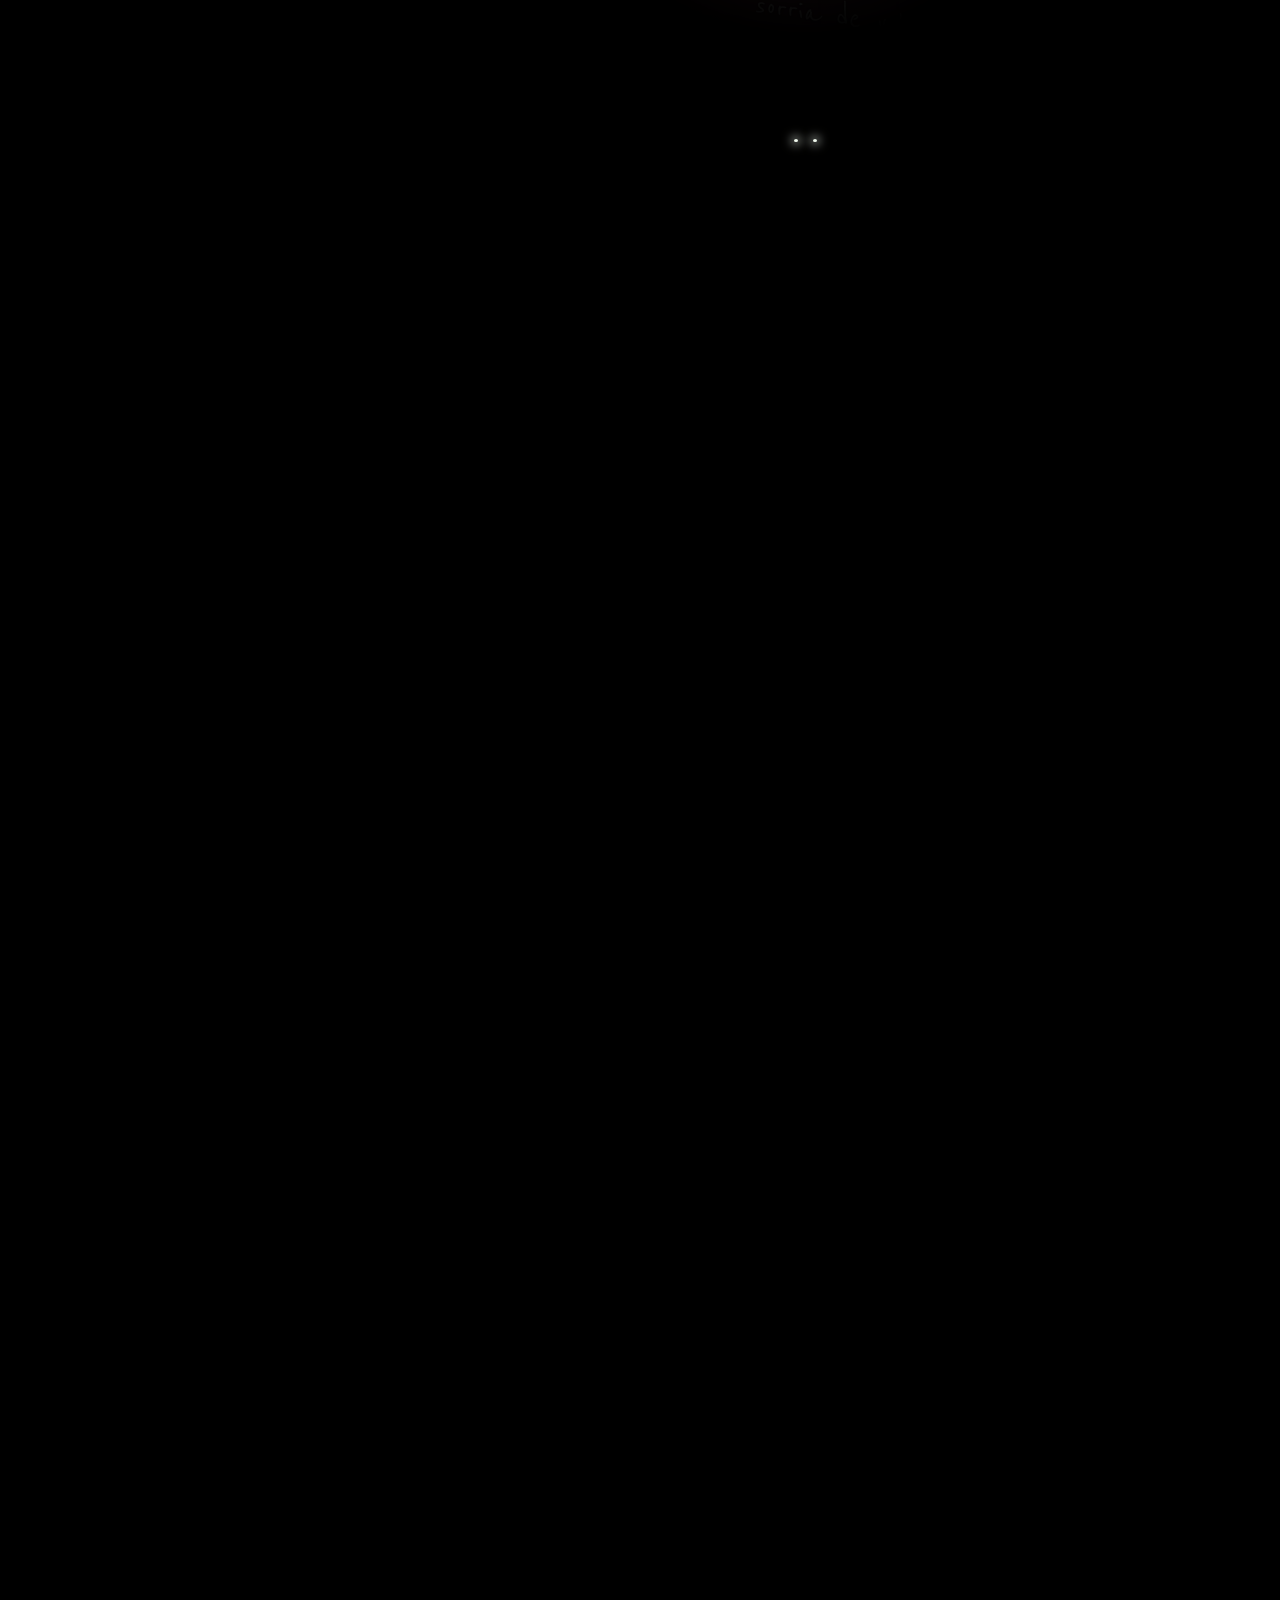
<file: ultimo-gole/index.html>
<!doctype html>
<html lang="pt-BR">
<head>
<meta charset="utf-8">
<meta name="viewport" content="width=device-width, initial-scale=1, viewport-fit=cover">
<title>Último Gole — Café da noite, passado na hora</title>
<meta name="description" content="Café descafeinado da fazenda para dormir melhor, com Escuta Noturna durante a noite toda.">
<link id="favicon" rel="icon" href="data:image/svg+xml,<svg xmlns='http://www.w3.org/2000/svg' viewBox='0 0 32 32'><circle cx='16' cy='16' r='16' fill='%23e63946'/><g fill='%23f1faee'><circle cx='16' cy='8' r='3.5'/><circle cx='24' cy='16' r='3.5'/><circle cx='16' cy='24' r='3.5'/><circle cx='8' cy='16' r='3.5'/><circle cx='16' cy='16' r='2'/></g></svg>">
<link rel="preconnect" href="https://fonts.googleapis.com">
<link rel="preconnect" href="https://fonts.gstatic.com" crossorigin>
<link href="https://fonts.googleapis.com/css2?family=Abril+Fatface&family=Bebas+Neue&family=Courier+Prime:wght@400;700&family=Libre+Franklin:wght@400;600;800&family=Reenie+Beanie&family=Shrikhand&family=Yellowtail&display=swap" rel="stylesheet">
<link rel="stylesheet" href="styles.css">
</head>
<body>

<header class="nav" id="nav" data-tone="light">
  <a class="logo" href="#top">
    <svg class="reel-icon" viewBox="0 0 32 32" aria-hidden="true"><circle cx="16" cy="16" r="16"/><g><circle cx="16" cy="8" r="3.5"/><circle cx="24" cy="16" r="3.5"/><circle cx="16" cy="24" r="3.5"/><circle cx="8" cy="16" r="3.5"/><circle cx="16" cy="16" r="2"/></g></svg>
    <span id="wordmark">Último Gole</span>
  </a>
  <p class="reel-name" id="reelName" aria-hidden="true">Rolo 1 · 1918</p>
  <nav aria-label="Principal">
    <a href="#features">A fazenda</a>
    <a href="#stories">Relatos</a>
    <a href="#pricing">Ingressos</a>
    <a href="#faq">Roteiro</a>
  </nav>
  <a class="btn btn-small" id="navCta" href="#pricing">Provar</a>
  <i class="progress" id="progress" aria-hidden="true"></i>
</header>

<button class="sound" id="soundToggle" type="button" aria-pressed="false">
  <span class="sound-bars" aria-hidden="true"><i></i><i></i><i></i></span>
  <span id="soundLabel">Som desligado</span>
</button>

<main>

<!-- ════ ROLO 1 · 1918 ════ -->

<!-- 0 · CARTAZ -->
<section class="hero" id="top" data-dread="0" data-tone="light" data-reel="Rolo 1 · 1918">
  <div class="poster-top">
    <p class="presents rise" style="--d:0ms"><span>A Fazenda Boa Noite apresenta</span></p>
    <p class="title" aria-label="Último Gole">
      <span aria-hidden="true"><i style="--i:0">Ú</i><i style="--i:1">l</i><i style="--i:2">t</i><i style="--i:3">i</i><i style="--i:4">m</i><i style="--i:5">o</i></span>
      <span aria-hidden="true"><i style="--i:6">G</i><i style="--i:7">o</i><i style="--i:8">l</i><i style="--i:9">e</i></span>
    </p>
  </div>

  <div class="stage" id="stage">
    <svg class="farm" viewBox="0 0 1600 600" preserveAspectRatio="xMidYMax slice" aria-hidden="true">
      <g class="layer" data-depth="0.55">
        <g class="rays"><path d="M800 330 520-120h110ZM800 330 760-160h90ZM800 330 1000-120h110ZM800 330 1300 0v110ZM800 330 300 0v110ZM800 330 1500 240v90ZM800 330 100 240v90Z"/></g>
        <circle class="sun" cx="800" cy="330" r="190"/>
      </g>
      <g class="layer" data-depth="0.45">
        <g class="cloud c1"><path d="M330 220q10-34 48-28 14-34 52-24 36-6 44 24 40-4 44 28Z"/></g>
        <g class="cloud c2"><path d="M1130 180q8-28 40-22 14-30 46-18 30-2 36 22 30 0 34 18Z"/></g>
      </g>
      <g class="layer" data-depth="0.32">
        <path class="hill-far" d="M-100 420Q180 300 470 380T980 350t720 10v300H-100Z"/>
        <g class="mill">
          <path class="mill-body" d="M1052 450 1068 292h24l16 158Z"/>
          <g class="blades"><path d="M1080 292 1070 200h20ZM1080 292l92-10v20ZM1080 292l10 92h-20ZM1080 292l-92 10v-20Z"/><circle cx="1080" cy="292" r="10"/></g>
        </g>
      </g>
      <g class="layer" data-depth="0.2">
        <g class="barn">
          <path class="barn-body" d="M452 480V360l30-50 55-26 55 26 30 50v120Z"/>
          <path class="barn-roof" d="m440 368 34-62 63-30 63 30 34 62-18 6-28-52-51-24-51 24-28 52Z"/>
          <rect class="barn-window" x="517" y="326" width="40" height="38"/>
          <g class="watcher"><path d="M525 364c0-14 5-20 9-22a9 9 0 1 1 6 0c4 2 9 8 9 22Z"/><path class="grin" d="M532 334q5 6 10 0"/></g>
          <path class="barn-door" d="M505 480v-70h64v70M505 410l64 70M569 410l-64 70"/>
        </g>
        <path class="hill-mid" d="M-100 486Q220 416 560 468t540-8 600-6v200H-100Z"/>
      </g>
      <g class="layer" data-depth="0.08">
        <path class="hill-near" d="M-100 545q360-60 720-18t980-24v200H-100Z"/>
        <g class="rows"><path d="M-40 590q300-70 620-36M60 640q380-110 760-50M900 560q320 20 760-40M1000 604q300-10 640-60"/></g>
      </g>
    </svg>

    <div class="tin-wrap">
      <svg class="steam" viewBox="0 0 120 90" aria-hidden="true"><path d="M30 82c-16-18 14-28-2-52"/><path d="M62 82c-18-20 16-34-2-66"/><path d="M94 82c-16-18 14-28-2-52"/></svg>
      <div class="tin" id="heroTin">
        <div class="lid" aria-hidden="true"></div>
        <div class="can">
          <div class="can-label">
            <p class="can-brand">Último Gole</p>
            <h2 id="canTitle">Café da noite</h2>
            <p class="can-for">Torrado para <b class="name" data-fallback="quem tem sono leve"></b></p>
            <dl class="facts">
              <div><dt>Nota do sono</dt><dd id="factScore">92 de 100</dd></div>
              <div><dt id="factDurLabel">Tempo dormindo</dt><dd id="factDur">7h 48min</dd></div>
              <div><dt>Gravações</dt><dd id="factRec">2</dd></div>
            </dl>
          </div>
        </div>
      </div>
    </div>
  </div>

  <div class="billing">
    <div class="wrap billing-grid">
      <h1 class="rise" style="--d:350ms" id="heroTitle">Durma melhor, passado na hora.</h1>
      <div class="rise" style="--d:420ms">
        <p class="lede" id="heroLede">Café descafeinado da fazenda, torrado devagar. Passe uma xícara, deite e deixe a Escuta Noturna cuidar da sua noite.</p>
        <div class="actions">
          <a class="btn" href="#pricing">Comprar ingresso</a>
          <button class="btn btn-line" type="button" id="previewSound">
            <svg viewBox="0 0 16 16" aria-hidden="true"><path d="M4 2.5v11l9-5.5z" fill="currentColor"/></svg>
            <span>Ouvir a trilha do filme</span>
          </button>
        </div>
      </div>
    </div>
    <ul class="laurels wrap" aria-label="Saiu na mídia">
      <li><b>★★★★★</b><span>4,8 de 40 mil<br>dorminhocos</span></li>
      <li><b>“Um sonho”</b><span>Manhã Leve</span></li>
      <li><b>“Dormi”</b><span>Diário do Descanso</span></li>
      <li><b>“Quentinho”</b><span>Moagem FM</span></li>
    </ul>
  </div>
</section>

<!-- 1 · O FILME DA FAZENDA -->
<section class="features" id="features" data-dread="0.02" data-tone="dark" data-reel="Rolo 1 · 1918">
  <div class="strip-stick">
    <div class="strip">
      <div class="track" id="track">
        <article class="frame frame-title">
          <p class="kicker">Um filme em três cuidados</p>
          <h2>Do pé<br>à xícara</h2>
          <p class="hint">continue descendo →</p>
        </article>
        <article class="frame">
          <svg class="plate" viewBox="0 0 320 190" aria-hidden="true">
            <rect width="320" height="190" fill="#a8dadc"/><circle cx="250" cy="56" r="30" fill="#f1faee"/>
            <path d="M0 140q90-50 180-14t140-22v86H0Z" fill="#457b9d"/>
            <g class="branch"><path d="M-8 42C70 40 150 74 214 128" fill="none" stroke="#1d3557" stroke-width="7" stroke-linecap="round"/>
              <g fill="#1d3557"><path d="M52 50q18-42 62-30-14 38-62 30ZM96 66q-4 44-44 50-4-40 44-50ZM132 84q34-32 70-6-30 30-70 6ZM168 100q8 42-30 62-16-40 30-62Z"/></g>
              <g fill="#e63946"><circle cx="76" cy="60" r="11"/><circle cx="92" cy="72" r="9"/><circle cx="140" cy="92" r="11"/><circle cx="152" cy="108" r="9"/><circle cx="200" cy="122" r="11"/><circle cx="214" cy="134" r="8"/></g></g>
          </svg>
          <h3>Colhido na fazenda</h3>
          <p>Grão por grão, longe da cidade. Aqui não chega barulho, nem sinal, nem vizinho.</p>
        </article>
        <article class="frame">
          <svg class="plate" viewBox="0 0 320 190" aria-hidden="true">
            <rect width="320" height="190" fill="#e63946"/>
            <path d="M60 190V150h200v40Z" fill="#1d3557"/>
            <g class="flame" fill="#f1faee"><path d="M110 150q-16-18 0-34 2 14 12 16 8 10-12 18ZM160 150q-22-24 2-44 0 18 14 22 10 14-16 22ZM210 150q-16-18 0-34 2 14 12 16 8 10-12 18Z"/></g>
            <circle cx="160" cy="72" r="54" fill="#1d3557"/>
            <g class="drum"><circle cx="160" cy="72" r="42" fill="#a8dadc"/><g fill="#1d3557"><ellipse cx="142" cy="60" rx="8" ry="11" transform="rotate(30 142 60)"/><ellipse cx="178" cy="54" rx="8" ry="11" transform="rotate(-40 178 54)"/><ellipse cx="172" cy="92" rx="8" ry="11" transform="rotate(70 172 92)"/><ellipse cx="138" cy="90" rx="8" ry="11" transform="rotate(-15 138 90)"/><ellipse cx="162" cy="72" rx="7" ry="10" transform="rotate(10 162 72)"/></g></g>
          </svg>
          <h3>Torrado sem cafeína</h3>
          <p>Torra lenta, no fogão de lenha. Você bebe quentinho, na cama, e não perde um minuto de sono.</p>
        </article>
        <article class="frame">
          <svg class="plate" viewBox="0 0 320 190" aria-hidden="true">
            <rect width="320" height="190" fill="#1d3557"/><circle cx="62" cy="48" r="22" fill="#f1faee"/><circle cx="73" cy="41" r="20" fill="#1d3557"/>
            <rect x="120" y="30" width="80" height="140" rx="12" fill="#f1faee"/><rect x="128" y="42" width="64" height="110" rx="4" fill="#457b9d"/>
            <g class="wave-bars" fill="#f1faee"><rect x="136" y="84" width="6" height="26" rx="3"/><rect x="148" y="72" width="6" height="50" rx="3"/><rect x="160" y="62" width="6" height="70" rx="3"/><rect x="172" y="76" width="6" height="42" rx="3"/><rect x="184" y="86" width="6" height="22" rx="3"/></g>
            <circle class="rec-dot" cx="160" cy="161" r="4" fill="#e63946"/>
            <g class="peeker" fill="#f1faee"><circle cx="272" cy="118" r="3"/><circle cx="288" cy="118" r="3"/></g>
          </svg>
          <h3>Escuta Noturna</h3>
          <p>Seu celular fica acordado para você não precisar. Ele percebe ronco, conversa e o que você nunca ouviria.</p>
        </article>
      </div>
    </div>
  </div>
</section>

<!-- 2 · A ESTRELA -->
<section class="hostess" data-dread="0.05" data-tone="light" data-reel="Rolo 1 · 1918">
  <div class="wrap hostess-col">
    <p class="kicker reveal">Estrelando</p>
    <h2 class="reveal">Dona Cida</h2>
    <figure class="portrait reveal" id="portrait">
      <svg viewBox="0 0 320 380" role="img" aria-label="Retrato ilustrado de Dona Cida, de cabelo branco, laço e vestido vermelhos e um grande sorriso">
        <defs><clipPath id="oval"><ellipse cx="160" cy="190" rx="134" ry="166"/></clipPath></defs>
        <g clip-path="url(#oval)">
          <rect width="320" height="380" fill="#a8dadc"/>
          <g class="portrait-rays" fill="#f1faee" opacity=".55"><path d="M160 190 20-40h70ZM160 190 140-60h70ZM160 190 270-40h70ZM160 190 400 90v70ZM160 190 400 280v70ZM160 190-80 90v70ZM160 190-80 280v70ZM160 190 60 440h70ZM160 190 230 440h70Z"/></g>
          <path d="M40 390c6-92 56-122 120-122s114 30 120 122Z" fill="#e63946"/>
          <path d="M122 256q38 44 76 0l-14-12h-48Z" fill="#f1faee"/>
          <rect x="140" y="224" width="40" height="40" rx="16" fill="#e5ab88"/>
          <circle cx="160" cy="78" r="34" fill="#e9e6da"/>
          <path d="M82 178c-6-62 28-94 78-94s84 32 78 94l-14 40H96Z" fill="#e9e6da"/>
          <ellipse cx="160" cy="174" rx="62" ry="72" fill="#f2c4a3"/>
          <path d="M98 152c10-40 36-54 62-54s52 14 62 54c-26-4-46-14-62-32-16 18-36 28-62 32Z" fill="#f7f5ec"/>
          <path d="M150 82c-22-26-52-10-34 8 8 8 24 4 34-8Zm20 0c22-26 52-10 34 8-8 8-24 4-34-8Z" fill="#e63946"/>
          <circle cx="160" cy="82" r="9" fill="#a81f30"/>
          <ellipse cx="119" cy="196" rx="13" ry="9" fill="#e63946" opacity=".45"/>
          <ellipse cx="201" cy="196" rx="13" ry="9" fill="#e63946" opacity=".45"/>
          <g class="eye-whites" fill="#f7f5ec"><circle cx="135" cy="167" r="11"/><circle cx="185" cy="167" r="11"/></g>
          <g class="pupils" fill="#1d3557"><circle cx="135" cy="167" r="4.5"/><circle cx="185" cy="167" r="4.5"/></g>
          <g fill="none" stroke="#1d3557" stroke-width="3"><circle cx="135" cy="167" r="19"/><circle cx="185" cy="167" r="19"/><path d="M154 165q6-5 12 0"/></g>
          <path d="M160 176l-6 18q6 4 12 0" fill="none" stroke="#c97c5f" stroke-width="3" stroke-linecap="round"/>
          <path class="mouth-soft" d="M137 208q23 19 46 0" fill="none" stroke="#c1121f" stroke-width="7" stroke-linecap="round"/>
          <g class="mouth-wide">
            <path d="M112 198q48 14 96 0-8 42-48 42t-48-42Z" fill="#f7f5ec" stroke="#c1121f" stroke-width="6" stroke-linejoin="round"/>
            <path d="M117 213q43 13 86 0M126 203v23M138 206v28M150 207v31M160 207v31M170 207v31M182 206v28M194 203v23" fill="none" stroke="#1d3557" stroke-width="1.6" opacity=".75"/>
          </g>
          <path class="tear" d="M126 178c-2 18-6 34-2 50" fill="none" stroke="#1d3557" stroke-width="4" stroke-linecap="round"/>
          <g><path d="M232 300c34-4 34 40-2 38" fill="none" stroke="#f1faee" stroke-width="10" stroke-linecap="round"/><path d="M170 286h66v48c0 13-9 20-19 20h-28c-10 0-19-7-19-20Z" fill="#f1faee"/><rect x="170" y="306" width="66" height="13" fill="#457b9d"/></g>
          <ellipse cx="172" cy="326" rx="13" ry="10" fill="#f2c4a3"/>
        </g>
        <ellipse cx="160" cy="190" rx="136" ry="168" fill="none" stroke="#e63946" stroke-width="9"/>
        <ellipse cx="160" cy="190" rx="150" ry="182" fill="none" stroke="#1d3557" stroke-width="2"/>
        <ellipse class="beads" cx="160" cy="190" rx="143" ry="175" fill="none" stroke="#1d3557" stroke-width="5" stroke-linecap="round" stroke-dasharray="0 14"/>
      </svg>
    </figure>
    <blockquote class="intertitle reveal">
      <p id="cidaSays">“Faço cada lata como se fosse para um filho. Um dia ainda levo a xícara aí.”</p>
      <cite>— Dona Cida, dona da fazenda</cite>
    </blockquote>
    <form id="nameForm" class="reveal" autocomplete="off">
      <label for="nameInput">Que nome ela escreve na sua lata?</label>
      <div>
        <input id="nameInput" type="text" maxlength="20" placeholder="Seu primeiro nome">
        <button class="btn" type="submit">Escrever</button>
      </div>
    </form>
    <p class="note" id="nameNote" aria-live="polite">Opcional. Fica só nesta página e não é enviado para lugar nenhum.</p>
  </div>
</section>

<!-- 3 · LETREIRO -->
<section class="stats" data-dread="0.12" data-tone="light" data-reel="Rolo 1 · 1918">
  <div class="wrap">
    <div class="marquee reveal">
      <i class="bulbs" aria-hidden="true"></i>
      <div class="board">
        <h2>Em cartaz</h2>
        <dl>
          <div><dt>Xícaras servidas na cama</dt><dd data-count="2.4" data-suffix=" mi">2,4 mi</dd></div>
          <div><dt>Mais rápido para pegar no sono</dt><dd data-count="11" data-suffix=" min">11 min</dd></div>
          <div><dt>Assinantes que acordam descansados<sup>*</sup></dt><dd data-count="94" data-suffix="%">94%</dd></div>
          <div class="odd"><dt>Média de xícaras usadas por noite por quem mora só</dt><dd data-count="2" data-suffix="">2</dd></div>
        </dl>
        <p class="footnote">*Entre os que acordaram.</p>
      </div>
    </div>
  </div>
</section>

<!-- ════ ROLO 2 · 1979 ════ -->
<section class="reelcard seventies" data-dread="0.2" data-tone="dark" data-reel="Rolo 2 · 1979">
  <div class="card-in">
    <div class="leader" aria-hidden="true"><b>2</b></div>
    <p class="reel-kicker">Rolo dois · 1979</p>
    <p class="reel-title">Os hóspedes</p>
  </div>
</section>

<!-- 4 · RELATOS -->
<section class="stories" id="stories" data-dread="0.25" data-tone="light" data-reel="Rolo 2 · 1979">
  <div class="stripes" aria-hidden="true"></div>
  <div class="wrap">
    <h2 class="reveal">Amado por quem tem sono leve</h2>
    <div class="quotes">
      <figure class="quote reveal">
        <svg viewBox="0 0 120 90"><rect width="120" height="90" fill="#a8dadc"/><path d="M0 70q40-22 70-6t50-10v36H0Z" fill="#457b9d"/><circle cx="60" cy="48" r="24" fill="#f2c4a3"/><path d="M36 44q4-26 26-24t22 24q-12-4-20-12-12 12-28 12Z" fill="#1d3557"/><circle cx="52" cy="48" r="2.6"/><circle cx="68" cy="48" r="2.6"/><path d="M51 58q9 8 18 0" fill="none" stroke="#c1121f" stroke-width="2.5" stroke-linecap="round"/></svg>
        <blockquote>Tomo a xícara e nem vejo o fim da chuva no telhado.</blockquote>
        <figcaption><b>Priscila R.</b> hóspede há 8 meses</figcaption>
      </figure>
      <figure class="quote reveal">
        <svg viewBox="0 0 120 90"><rect width="120" height="90" fill="#e63946"/><circle cx="60" cy="50" r="24" fill="#d99b76"/><path d="M34 40h52l-6-12-10-10H50L40 28Z" fill="#1d3557"/><rect x="26" y="38" width="68" height="6" rx="3" fill="#1d3557"/><circle cx="52" cy="52" r="2.6"/><circle cx="68" cy="52" r="2.6"/><path d="M52 63q8 6 16 0" fill="none" stroke="#1d3557" stroke-width="2.5" stroke-linecap="round"/></svg>
        <blockquote>O cheiro é tão bom que parece que tem alguém passando na cozinha.</blockquote>
        <figcaption><b>Marcos T.</b> hóspede há 1 ano</figcaption>
      </figure>
      <figure class="quote q-off reveal">
        <svg viewBox="0 0 120 90"><rect width="120" height="90" fill="#457b9d"/><circle cx="60" cy="48" r="24" fill="#e8c9ac"/><path d="M38 42q2-18 22-20t22 20q-22-10-44 0Z" fill="#d9d6ca"/><g class="pupils"><circle cx="52" cy="48" r="3"/><circle cx="68" cy="48" r="3"/></g><path d="M52 61h16" stroke="#1d3557" stroke-width="2.5" stroke-linecap="round"/><g class="behind" fill="#f1faee"><circle cx="97" cy="30" r="1.6"/><circle cx="105" cy="30" r="1.6"/></g></svg>
        <blockquote>Eu moro sozinho. Acordei com a xícara ainda quente.</blockquote>
        <figcaption><b>Seu Anselmo</b> hóspede há 19 noites</figcaption>
      </figure>
      <figure class="quote q-wrong reveal">
        <svg viewBox="0 0 120 90"><rect width="120" height="90" fill="#0b1424"/><circle cx="60" cy="46" r="26" fill="#1d3557"/><g class="pupils" fill="#f1faee"><circle cx="50" cy="40" r="2"/><circle cx="70" cy="40" r="2"/></g><path d="M41 50q19 27 38 0-19 9-38 0Z" fill="#f1faee"/></svg>
        <blockquote>não fui eu que escrevi isso &nbsp;não fui eu que escrevi isso &nbsp;não fui eu que escr</blockquote>
        <figcaption><b class="name" data-fallback="[seu nome]"></b> hóspede desde as 3h33</figcaption>
      </figure>
    </div>
  </div>
</section>

<!-- 5 · CLAQUETES -->
<section class="how" data-dread="0.4" data-tone="dark" data-reel="Rolo 2 · 1979">
  <div class="wrap narrow">
    <h2 class="reveal">Três tomadas para uma noite tranquila</h2>
    <ol>
      <li class="slate reveal"><div class="clap" aria-hidden="true"></div><div class="slate-body"><p class="slate-meta"><span>Cena 1</span><span>Tomada 1</span><span>Int. noite</span></p><h3>Ponha a água no fogo.</h3><p>E o celular na mesinha. Tela para cima, virado para a cama.</p></div></li>
      <li class="slate reveal"><div class="clap" aria-hidden="true"></div><div class="slate-body"><p class="slate-meta"><span>Cena 2</span><span>Tomada 1</span><span>Int. noite</span></p><h3>Passe sem pressa.</h3><p>Respire devagar. Deixe o cheiro encher a casa.</p></div></li>
      <li class="slate reveal" id="step3"><div class="clap" aria-hidden="true"></div><div class="slate-body"><p class="slate-meta"><span>Cena 3</span><span>Tomada 33</span><span>Int. noite</span></p><h3 class="swap" data-to="Não abra os olhos.">Beba e durma.</h3><p class="swap" data-to="Ela veio buscar a xícara.">É só isso.</p></div></li>
    </ol>
  </div>
</section>

<!-- ════ ROLO 3 · 1985 ════ -->
<section class="reelcard eighties" data-dread="0.5" data-tone="dark" data-reel="Rolo 3 · 1985">
  <div class="card-in">
    <div class="leader" aria-hidden="true"><b>3</b></div>
    <p class="reel-kicker">Rolo três · 1985</p>
    <p class="reel-title">A fita</p>
  </div>
</section>

<!-- 6 · FITAS -->
<section class="report" data-dread="0.55" data-tone="dark" data-reel="Rolo 3 · 1985">
  <div class="horizon" aria-hidden="true"><i></i></div>
  <div class="wrap narrow">
    <h2 class="reveal neon glitch" data-alt="Sua noite, ela voltou">Sua noite, de volta</h2>
    <p class="sub reveal">Isto é o que a gente gravou enquanto você estava fora.</p>
    <div class="vcr reveal" aria-hidden="true">
      <div class="cassette">
        <svg viewBox="0 0 360 150"><rect width="360" height="150" rx="10" fill="#0b1424" stroke="#457b9d" stroke-width="2"/><rect x="24" y="14" width="312" height="62" rx="4" fill="#f1faee"/><rect x="24" y="50" width="312" height="9" fill="#e63946"/><rect x="24" y="61" width="312" height="6" fill="#457b9d"/><rect x="62" y="90" width="236" height="46" rx="8" fill="#1d3557"/><g class="reels" fill="none" stroke="#a8dadc" stroke-width="6" stroke-dasharray="9 6"><circle cx="106" cy="113" r="14"/><circle cx="254" cy="113" r="14"/></g><text x="38" y="40">QUARTO — NÃO REGRAVAR</text></svg>
      </div>
      <div class="slot-line"></div>
    </div>
    <div class="log">
      <div class="log-head"><span>Ontem à noite · <span id="roomName">Seu quarto</span></span><span class="rec">REC</span></div>
      <ol id="events">
        <li class="reveal"><time>22:58</time><p>Chaleira no fogo</p><button type="button" class="play" data-sound="kettle" aria-label="Tocar a gravação das 22:58"></button></li>
        <li class="reveal"><time>23:31</time><p>Você pegou no sono</p><button type="button" class="play" data-sound="breath" aria-label="Tocar a gravação das 23:31"></button></li>
        <li class="reveal"><time>01:12</time><p>Assobio no meio do cafezal</p><button type="button" class="play" data-sound="whistle" aria-label="Tocar a gravação das 01:12"></button></li>
        <li class="reveal warn"><time>02:47</time><p>Seu chinelo foi virado</p><button type="button" class="play" data-sound="thud" aria-label="Tocar a gravação das 02:47"></button></li>
        <li class="reveal warn"><time>02:59</time><p>Porteira. Depois, a porta.</p><button type="button" class="play" data-sound="creak" aria-label="Tocar a gravação das 02:59"></button></li>
        <li class="reveal warn"><time>03:04</time><p>Segunda respiração detectada</p><button type="button" class="play" data-sound="breath2" aria-label="Tocar a gravação das 03:04"></button></li>
        <li class="reveal bad"><time>03:19</time><p>Sussurro a 4 cm do microfone:<br><em>“…<span class="name" data-fallback="psiu, acordou?"></span>…”</em><br>Você respondeu.</p><button type="button" class="play" data-sound="whisper" aria-label="Tocar a gravação das 03:19"></button></li>
        <li class="reveal bad photo-row"><time>03:33</time><p>Uma luva preta pegou seu celular.<br>1 quadro gravado.</p><button type="button" class="view" id="viewPhoto" aria-expanded="false">Ver</button>
          <div class="photo" id="photo"><div><canvas id="photoCanvas" width="600" height="450" role="img" aria-label="Quadro de fita VHS: um rosto sorrindo muito perto, meio tapado por uma luva de couro preta"></canvas></div></div>
        </li>
      </ol>
    </div>
  </div>
</section>

<!-- 7 · INGRESSOS -->
<section class="pricing" id="pricing" data-dread="0.68" data-tone="dark" data-reel="Rolo 3 · 1985">
  <div class="wrap">
    <h2 class="reveal neon glitch" data-alt="Escolha como ficar">Escolha como descansar</h2>
    <p class="sub reveal">Troque de ingresso quando conseguir.</p>
    <div class="plans">
      <article class="plan reveal">
        <div class="ticket">
          <div class="ticket-body"><p class="admit">Sessão avulsa</p><h3>Amostra</h3><p class="price">R$&nbsp;0<small>/mês</small></p>
            <ul><li>3 xícaras por mês</li><li>Fita semanal</li><li>Manhãs inclusas</li></ul></div>
          <div class="stub"><button type="button" class="btn plan-btn" data-reply="Tarde demais para este.">Provar de graça</button><span>Nº 000147</span></div>
        </div>
      </article>
      <article class="plan mid reveal">
        <p class="badge">O mais levado</p>
        <div class="ticket">
          <div class="ticket-body"><p class="admit">Sessão da meia-noite</p><h3>Descanso</h3><p class="price">R$&nbsp;9,90<small>/noite</small></p>
            <ul><li>Escuta sem limite</li><li>Aprende a sua voz</li><li>Algumas manhãs</li></ul></div>
          <div class="stub"><button type="button" class="btn plan-btn" data-reply="Ela já tem a sua voz.">Passar agora</button><span>Nº 000333</span></div>
        </div>
      </article>
      <article class="plan forever reveal">
        <div class="ticket">
          <div class="ticket-body"><p class="admit">Sessão sem fim</p><h3>Colo</h3><p class="price">você<small>/para sempre</small></p>
            <ul><li>Noites sem limite</li><li>Nada de manhãs</li><li><s>Cancele quando quiser</s></li><li>Ela fica</li></ul></div>
          <div class="stub"><button type="button" class="btn plan-btn" data-reply="Você aceitou às 3h33.">Assinatura ativa</button><span>Nº <i class="name" data-fallback="[seu nome]"></i></span></div>
        </div>
      </article>
    </div>
  </div>
</section>

<!-- 8 · ROTEIRO -->
<section class="faq" id="faq" data-dread="0.76" data-tone="dark" data-reel="Rolo 3 · 1985">
  <div class="wrap narrow">
    <h2 class="reveal neon glitch" data-alt="Pedidos frequentes">Dúvidas frequentes</h2>
    <div class="script reveal">
      <p class="script-head">ÚLTIMO GOLE — ROTEIRO — PÁG. 33</p>
      <div class="qa"><button type="button" aria-expanded="false">Como eu cancelo?</button><div class="answer"><div><p>Em Ajustes, depois Assinatura. O cancelamento vale a partir do nascer do sol. <span class="red">Seu ingresso não inclui sol.</span></p></div></div></div>
      <div class="qa"><button type="button" aria-expanded="false">O café é mesmo sem cafeína?</button><div class="answer"><div><p>Sem nada de cafeína. <span class="red">Você não dorme por outro motivo.</span></p></div></div></div>
      <div class="qa"><button type="button" aria-expanded="false">Quem pode ouvir minhas gravações?</button><div class="answer"><div><p>Só você. <span class="red">E quem aparece nelas.</span></p></div></div></div>
      <div class="qa"><button type="button" aria-expanded="false">Por que minha câmera estava ligada?</button><div class="answer"><div><p>O Último Gole nunca pede para usar a câmera. <span class="red">Ela não pediu.</span></p></div></div></div>
      <div class="qa"><button type="button" aria-expanded="false">Tem alguém na minha cozinha?</button><div class="answer"><div><p>Na cozinha, não. <span class="red">Ela já está no corredor.</span></p></div></div></div>
    </div>
    <div class="qa reveal last"><button type="button" aria-expanded="false">por que você ainda está descendo</button><div class="answer"><div><p class="red">ela gosta quando você chega perto</p></div></div></div>
  </div>
</section>

<!-- 9 · CELEIRO -->
<section class="dark" id="dark" data-dread="0.85" data-tone="black" data-reel="Último rolo">
  <div class="dark-stick">
    <div class="wall" id="wall" aria-label="Frases riscadas na parede de um celeiro escuro">
      <p class="s s1">ela te ouviu</p>
      <p class="s s2">NÃO ACEITA A XÍCARA</p>
      <p class="s s3 name" data-fallback="a gente te conhece"></p>
      <p class="s s4">para de descer</p>
      <p class="s s5">ela só anda quando você não olha</p>
      <p class="s s6">3h33 &nbsp;3h33 &nbsp;3h33</p>
      <p class="s s7">sorria de volta sorria de volta<br>sorria de volta sorria de vo</p>
      <p class="s s8">o café tá esfriando</p>
      <p class="s s9">卌 卌 卌 卌 ||</p>
      <p class="s s10">desvira o chinelo</p>
      <p class="s s11">se chamar, não responde</p>
      <svg class="hand h1" viewBox="0 0 100 130" aria-hidden="true"><use href="#handShape"/></svg>
      <svg class="hand h2" viewBox="0 0 100 130" aria-hidden="true"><use href="#handShape"/></svg>
      <svg class="hand h3" viewBox="0 0 100 130" aria-hidden="true"><use href="#handShape"/></svg>
      <svg class="scarecrow" viewBox="0 0 160 260" aria-hidden="true"><path d="M76 96h8v164h-8ZM8 104l68-10h8l68 10-2 12-52-2 14 78-20-8-12 12-12-12-20 8 14-78-52 2Z"/><circle cx="80" cy="66" r="30"/><path d="M34 46h92l-8 9H42ZM56 48l8-34h32l8 34Z"/><path class="grin" d="M64 70q16 22 32 0q-16 8-32 0Z"/></svg>
    </div>
    <div class="beam" id="beam" aria-hidden="true"></div>
    <div class="eyes" id="eyesA" aria-hidden="true"><i></i><i></i></div>
    <div class="eyes small" id="eyesB" aria-hidden="true"><i></i><i></i></div>
    <p class="dark-hint" id="darkHint">Acabou o querosene. Mexa para olhar o celeiro.</p>
  </div>
</section>

<!-- 10 · FINAL -->
<section class="finale" id="finale" data-dread="0.92" data-tone="black" data-reel="Último rolo">
  <div class="finale-stick">
    <canvas id="scene" role="img" aria-label="Seu quarto na fazenda, à noite, visto da cama. Alguém se aproxima."></canvas>
    <p class="caption" id="caption" aria-live="polite"></p>
    <p class="keep" id="keep">continue descendo</p>
    <div class="end" id="end">
      <p class="end-rec"><span class="rec">REC</span> <span id="endTimer">00:00:00</span> · 2 respirações no quarto</p>
      <p class="fim" aria-hidden="true">Fim?</p>
      <h2>Boa noite<span id="endName"></span>.</h2>
      <p>Seu café está servido.</p>
      <p id="endClock"></p>
      <button type="button" class="btn" id="wake">Acordar</button>
      <p class="end-fine">Último Gole é uma obra de ficção. Nada foi gravado.<br>Criado a partir de um prompt publicado por um usuário do&nbsp;X.</p>
    </div>
  </div>
</section>

</main>

<div class="vignette" id="vignette" aria-hidden="true"></div>
<div class="grain" id="grain" aria-hidden="true"></div>
<div class="curtain" id="curtain" aria-hidden="true"></div>

<svg width="0" height="0" style="position:absolute" aria-hidden="true">
  <symbol id="handShape" viewBox="0 0 100 130">
    <path d="M30 128C22 108 20 96 22 84C14 76 6 66 3 56c-1-6 5-8 9-3l14 17C24 54 18 30 17 17c0-8 8-8 10-1l12 44C39 40 39 18 41 7c1-8 10-8 10 1l2 52C57 40 62 22 66 13c3-7 11-4 9 4L66 64c6-10 14-20 20-23c6-2 9 3 5 9C82 64 76 76 74 90c-2 14-4 26-8 38c-12 4-26 3-36 0Z"/>
  </symbol>
</svg>

<script src="js/audio.js"></script>
<script src="js/face.js"></script>
<script src="js/scene.js"></script>
<script src="js/main.js"></script>
</body>
</html>
</file>
<file: ultimo-gole/styles.css>
/* A film in three reels: 1918 (poster and title cards), 1979 (snapshots and slates),
   1985 (neon and tape). One palette throughout; night slowly gets into it. */
:root {
  --red: #e63946;
  --paper: #f1faee;
  --mist: #a8dadc;
  --blue: #457b9d;
  --navy: #1d3557;
  --beige: #eadfc4;
  --night: #0b1424;
  --blood: #a81f30;
  --ease-out: cubic-bezier(0.23, 1, 0.32, 1);
  --ease-in-out: cubic-bezier(0.77, 0, 0.175, 1);
  --title: "Abril Fatface", Georgia, serif;
  --cond: "Bebas Neue", "Oswald", sans-serif;
  --groove: "Shrikhand", Georgia, serif;
  --neon: "Yellowtail", cursive;
  --sans: "Libre Franklin", system-ui, sans-serif;
  --mono: "Courier Prime", "Courier New", monospace;
  --scrawl: "Reenie Beanie", "Bradley Hand", cursive;
}

* { box-sizing: border-box; margin: 0; padding: 0; }
html { scroll-behavior: smooth; background: var(--night); -webkit-text-size-adjust: 100%; }
body { font: 400 17px/1.6 var(--sans); color: var(--navy); background: var(--paper); overflow-x: clip; -webkit-font-smoothing: antialiased; }
h1, h2, h3 { font-family: var(--title); font-weight: 400; line-height: 1.06; text-wrap: balance; }
h2 { font-size: clamp(2.4rem, 5.4vw, 4.2rem); text-align: center; }
h3 { font-size: 1.6rem; }
ul, ol { list-style: none; }
button, input { font: inherit; color: inherit; }
button { cursor: pointer; }
:focus-visible { outline: 3px solid var(--red); outline-offset: 4px; }
.wrap { width: min(1120px, 100% - 40px); margin-inline: auto; }
.narrow { width: min(760px, 100% - 40px); }
.sub { text-align: center; margin-top: 12px; font: 400 1rem var(--mono); }
.kicker { font: 400 1.15rem var(--cond); letter-spacing: .34em; text-align: center; text-transform: uppercase; }
section { position: relative; }

/* ---------- buttons: square, like a box-office sign ---------- */
.btn { display: inline-flex; align-items: center; justify-content: center; gap: 10px; border: 2px solid var(--red); border-radius: 3px; padding: 11px 24px 9px; background: var(--red); color: var(--paper); font: 400 1.25rem/1.2 var(--cond); letter-spacing: .09em; text-decoration: none; box-shadow: 4px 4px 0 var(--navy);
  transition: transform 160ms var(--ease-out), box-shadow 160ms var(--ease-out), background-color 200ms ease, color 200ms ease; }
.btn:active { transform: translate(3px, 3px) scale(.98); box-shadow: 1px 1px 0 var(--navy); }
.btn svg { width: 13px; height: 13px; margin-top: -2px; }
.btn-small { padding: 6px 18px 4px; font-size: 1.1rem; box-shadow: 3px 3px 0 var(--navy); }
.btn-line { background: transparent; color: var(--navy); border-color: var(--navy); }
@media (hover: hover) and (pointer: fine) {
  .btn:hover { transform: translate(-1px, -1px); box-shadow: 6px 6px 0 var(--navy); }
  .btn:active { transform: translate(3px, 3px) scale(.98); box-shadow: 1px 1px 0 var(--navy); }
  .btn-line:hover { background: var(--navy); color: var(--paper); }
}

/* ---------- nav: a slim leader across the top ---------- */
.nav { position: fixed; inset: 0 0 auto; z-index: 40; display: grid; grid-template-columns: auto 1fr auto auto; align-items: center; gap: 28px; padding: calc(10px + env(safe-area-inset-top, 0px)) clamp(16px, 3vw, 40px) 10px; background: var(--paper); color: var(--navy); border-bottom: 2px solid var(--navy);
  transition: background-color 400ms ease, color 400ms ease, border-color 400ms ease, opacity 300ms ease, transform 300ms var(--ease-out); }
.nav nav { display: flex; gap: 26px; }
.nav nav a { color: inherit; text-decoration: none; font: 400 1.15rem var(--cond); letter-spacing: .12em; background: linear-gradient(var(--red), var(--red)) left bottom / 0 2px no-repeat; transition: background-size 250ms var(--ease-out); }
.nav nav a:hover { background-size: 100% 2px; }
.logo { display: flex; align-items: center; gap: 10px; color: inherit; text-decoration: none; font: 400 1.45rem var(--title); white-space: nowrap; }
.reel-icon { width: 32px; height: 32px; transition: transform 600ms var(--ease-out); }
.reel-icon > circle { fill: var(--red); transition: fill 400ms ease; }
.reel-icon g { fill: var(--paper); }
.reel-name { justify-self: center; font: 400 .85rem var(--mono); border: 1.5px solid currentColor; padding: 1px 12px; white-space: nowrap; }
.progress { position: absolute; left: 0; right: 0; bottom: -7px; height: 5px; background: repeating-linear-gradient(90deg, var(--red) 0 14px, var(--blood) 14px 18px); transform-origin: 0 50%; transform: scaleX(0); }
.nav[data-tone="dark"] { background: var(--night); color: var(--paper); border-color: var(--blue); }
.nav[data-tone="dark"] .btn { box-shadow: 3px 3px 0 var(--blue); }
.nav[data-tone="black"] { opacity: 0; transform: translateY(-110%); pointer-events: none; visibility: hidden; transition: opacity 300ms ease, transform 300ms var(--ease-out), visibility 0s 300ms; }
body.late .reel-icon > circle { fill: var(--blood); }
body.late .nav .btn { background: var(--blood); border-color: var(--blood); }
@media (hover: hover) and (pointer: fine) { .logo:hover .reel-icon { transform: rotate(180deg); } }
@media (max-width: 960px) { .reel-name { display: none; } .nav { grid-template-columns: 1fr auto auto; } }
@media (max-width: 760px) { .nav nav { display: none; } .nav { grid-template-columns: 1fr auto; } }

.sound { position: fixed; right: 14px; bottom: calc(14px + env(safe-area-inset-bottom)); z-index: 60; display: flex; align-items: center; gap: 9px; padding: 7px 14px 5px; border-radius: 3px; border: 2px solid var(--mist); background: var(--night); color: var(--paper); font: 400 1rem var(--cond); letter-spacing: .1em; transition: transform 160ms var(--ease-out), opacity 300ms ease; }
.sound:active { transform: scale(.97); }
.sound-bars { display: flex; align-items: center; gap: 2px; height: 12px; margin-top: -2px; }
.sound-bars i { width: 2px; height: 12px; background: var(--red); transform: scaleY(.25); }
.sound[aria-pressed="true"] .sound-bars i { animation: bars 900ms ease-in-out infinite alternate; }
.sound-bars i:nth-child(2) { animation-delay: -300ms !important; }
.sound-bars i:nth-child(3) { animation-delay: -650ms !important; }
@keyframes bars { from { transform: scaleY(.2); } to { transform: scaleY(1); } }
body.in-finale .sound { opacity: .45; }

/* ---------- entrance ---------- */
.rise { animation: rise 700ms var(--ease-out) var(--d) backwards; }
@keyframes rise { from { opacity: 0; transform: translateY(16px); } }
.js .reveal { opacity: 0; transform: translateY(28px); transition: opacity 700ms var(--ease-out), transform 700ms var(--ease-out); transition-delay: var(--stagger, 0ms); }
.js .reveal.in { opacity: 1; transform: none; }

/* ═══════════ REEL 1 · the poster ═══════════ */
.hero { min-height: 100svh; display: flex; flex-direction: column; background: var(--mist); padding-top: 62px; overflow: clip; }
.poster-top { position: relative; z-index: 2; text-align: center; padding: clamp(18px, 3.4vh, 40px) 16px 0; }
.presents { display: flex; align-items: center; justify-content: center; gap: 16px; font: 400 clamp(1rem, 1.6vw, 1.3rem) var(--cond); letter-spacing: .38em; text-transform: uppercase; }
.presents::before, .presents::after { content: ""; width: clamp(20px, 8vw, 120px); height: 2px; background: currentColor; }
.title { display: flex; flex-wrap: wrap; justify-content: center; column-gap: .24em; font: 400 min(12.6vw, 19vh)/1 var(--title); color: var(--red); text-shadow: .018em .018em 0 var(--paper), .045em .045em 0 var(--navy); }
.title span { display: inline-flex; }
.title i { font-style: normal; animation: drop 900ms var(--ease-out) calc(120ms + var(--i) * 55ms) backwards; }
@keyframes drop { from { opacity: 0; transform: translateY(-.55em) rotate(-9deg); } }

.stage { position: relative; flex: 1; min-height: 380px; margin-top: -2vh; }
.farm { position: absolute; inset: 0; width: 100%; height: 100%; }
.layer { will-change: transform; }
.rays { fill: var(--paper); opacity: .45; transform-origin: 800px 330px; animation: sway 14s ease-in-out infinite alternate; }
@keyframes sway { from { transform: rotate(-5deg); } to { transform: rotate(5deg); } }
.sun { fill: var(--beige); }
.cloud { fill: var(--paper); animation: drift 24s ease-in-out infinite alternate; }
.c2 { animation-duration: 31s; animation-direction: alternate-reverse; }
@keyframes drift { from { transform: translateX(-70px); } to { transform: translateX(90px); } }
.hill-far { fill: var(--blue); }
.mill-body, .blades { fill: var(--navy); }
.blades { transform-origin: 1080px 292px; animation: spin 11s linear infinite; }
@keyframes spin { to { transform: rotate(360deg); } }
.barn-body { fill: var(--red); }
.barn-roof { fill: var(--navy); }
.barn-window { fill: var(--navy); transition: fill 600ms ease; }
.barn-door { fill: none; stroke: var(--paper); stroke-width: 5; }
.hill-mid { fill: #2f5b80; }
.hill-near { fill: var(--navy); }
.rows path { fill: none; stroke: var(--blue); stroke-width: 15; stroke-linecap: round; stroke-dasharray: 1 28; }
.watcher { opacity: 0; }
.watcher path { fill: var(--night); }
.watcher .grin { fill: none; stroke: var(--paper); stroke-width: 1.6; }

.tin-wrap { position: absolute; left: 50%; bottom: 14px; translate: -50% 0; width: min(246px, 64vw); perspective: 900px; animation: serve 900ms var(--ease-out) 500ms backwards; }
@keyframes serve { from { opacity: 0; transform: translateY(60px); } }
.steam { position: absolute; bottom: calc(100% - 6px); left: 50%; width: 110px; margin-left: -55px; overflow: visible; }
.steam path { fill: none; stroke: var(--paper); stroke-width: 7; stroke-linecap: round; opacity: 0; animation: steam 4.2s ease-in-out infinite; }
.steam path:nth-child(2) { animation-delay: -1.5s; }
.steam path:nth-child(3) { animation-delay: -2.9s; }
@keyframes steam { 0% { opacity: 0; transform: translateY(16px); } 45% { opacity: .85; } 100% { opacity: 0; transform: translateY(-26px); } }
.tin { transform-style: preserve-3d; filter: drop-shadow(0 18px 14px #0b142466); }
.lid { height: 20px; margin: 0 -5px -3px; border-radius: 50% / 40%; background: linear-gradient(90deg, #7f9bb0, var(--paper) 30%, #9fb9c4 70%, #587990); border: 2px solid var(--navy); position: relative; z-index: 1; }
.can { padding: 18px 0 22px; border-radius: 6px 6px 18px 18px / 6px 6px 12px 12px; border: 2px solid var(--navy); background: linear-gradient(90deg, #00000055, #ffffff40 24%, #0000 55%, #00000066), var(--red); }
.can-label { position: relative; background: linear-gradient(90deg, #1d35572b, #0000 22%, #0000 70%, #1d35572b), var(--paper); border-block: 3px double var(--navy); padding: 8px 18px 10px; text-align: center; }
.can-brand { font: 400 .95rem var(--cond); letter-spacing: .4em; color: var(--red); }
.can-label h2 { font-size: 1.55rem; }
.can-for { font-size: .74rem; line-height: 1.35; overflow-wrap: anywhere; }
.facts { margin-top: 7px; font: 400 .72rem/1.35 var(--mono); border-top: 1.5px solid var(--navy); }
.facts div { display: flex; justify-content: space-between; gap: 8px; padding: 3px 0; border-bottom: 1px solid #1d355730; text-align: left; }
.facts dd { text-align: right; font-weight: 700; }

.billing { position: relative; z-index: 3; background: var(--paper); border-top: 6px double var(--navy); padding: 26px 0 30px; }
.billing-grid { display: grid; grid-template-columns: 1fr 1.25fr; gap: 16px 48px; align-items: center; }
.billing h1 { font-size: clamp(2rem, 3.8vw, 3.1rem); text-align: left; }
.lede { max-width: 34em; }
.actions { display: flex; flex-wrap: wrap; gap: 16px; margin-top: 18px; }
.laurels { display: flex; flex-wrap: wrap; justify-content: center; gap: 12px clamp(18px, 4vw, 56px); margin-top: 26px; }
.laurels li { position: relative; display: flex; flex-direction: column; align-items: center; justify-content: center; min-width: 150px; text-align: center; line-height: 1.2; }
.laurels li::before, .laurels li::after { content: "❧"; position: absolute; top: 50%; translate: 0 -50%; color: var(--blue); font-size: 1.7rem; }
.laurels li::before { left: -4px; transform: scaleX(-1) rotate(-30deg); }
.laurels li::after { right: -4px; transform: rotate(-30deg); }
.laurels b { font: 400 1.05rem var(--title); color: var(--red); }
.laurels span { font: 400 .72rem var(--mono); }
@media (max-width: 800px) {
  .title { font-size: min(22vw, 14vh); flex-direction: column; align-items: center; line-height: .96; }
  .billing-grid { grid-template-columns: 1fr; text-align: center; }
  .billing h1 { text-align: center; }
  .lede { margin-inline: auto; }
  .actions { justify-content: center; }
}

/* ---------- the film strip ---------- */
.features { background: var(--navy); color: var(--navy); padding: 90px 0; }
.strip { background: var(--night); border-block: 3px solid var(--blue); padding: 40px 0; position: relative; }
.strip::before, .strip::after { content: ""; position: absolute; left: 0; right: 0; height: 18px; background: repeating-linear-gradient(90deg, transparent 0 14px, var(--paper) 14px 30px, transparent 30px 44px); background-position-x: var(--roll, 0px); opacity: .85; }
.strip::before { top: 10px; }
.strip::after { bottom: 10px; }
.track { display: flex; flex-wrap: wrap; justify-content: center; gap: 18px; padding: 0 18px; }
.frame { width: min(440px, 100%); background: var(--paper); border-radius: 14px; padding: 20px 22px 24px; display: flex; flex-direction: column; gap: 10px; }
.frame-title { background: transparent; color: var(--paper); justify-content: center; align-items: center; text-align: center; border: 2px solid var(--paper); box-shadow: inset 0 0 0 8px var(--night), inset 0 0 0 9px var(--paper); }
.frame-title h2 { font-size: clamp(3rem, 7vw, 5.4rem); line-height: 1; }
.frame-title .kicker { color: var(--mist); font-size: 1rem; }
.hint { font: 400 .85rem var(--mono); color: var(--mist); }
.plate { display: block; width: 100%; height: auto; max-height: 38vh; border-radius: 8px; margin-bottom: 6px; }
.branch { transform-origin: 0 40px; animation: bough 4.5s ease-in-out infinite alternate; }
@keyframes bough { from { transform: rotate(-2.5deg); } to { transform: rotate(3.5deg); } }
.drum { transform-origin: 160px 72px; animation: spin 7s linear infinite; }
.flame path { transform-box: fill-box; transform-origin: 50% 100%; animation: flame 640ms ease-in-out infinite alternate; }
.flame path:nth-child(2) { animation-delay: -420ms; }
.flame path:nth-child(3) { animation-delay: -200ms; }
@keyframes flame { from { transform: scale(1, .82); } to { transform: scale(.92, 1.14); } }
.wave-bars rect { transform-box: fill-box; transform-origin: 50% 50%; animation: bars 1.1s ease-in-out infinite alternate; }
.wave-bars rect:nth-child(even) { animation-delay: -700ms; }
.wave-bars rect:nth-child(3) { animation-delay: -350ms; }
.rec-dot { animation: blink 1.6s ease-in-out infinite; }
.peeker { opacity: 0; animation: peek 9s ease-in-out infinite; }
@keyframes peek { 0%, 62%, 100% { opacity: 0; } 68%, 82% { opacity: 1; } }
/* sideways run: the page scrolls down, the film runs across */
.pan .features { height: 320vh; padding: 0; }
.pan .strip-stick { position: sticky; top: 0; height: 100vh; height: 100dvh; display: flex; align-items: center; overflow: hidden; padding-top: 50px; }
.pan .strip { width: 100%; }
.pan .track { flex-wrap: nowrap; justify-content: flex-start; width: max-content; padding-inline: max(18px, calc(50vw - 220px)); will-change: transform; }
.pan .frame { width: min(440px, 82vw); flex: none; }

/* ---------- the star: title cards and an oval frame ---------- */
.hostess { background: var(--beige); padding: 110px 0 120px; text-align: center; }
.hostess-col { display: flex; flex-direction: column; align-items: center; }
.hostess .kicker { color: var(--blood); }
.hostess h2 { font-size: clamp(3.6rem, 12vw, 8.4rem); color: var(--red); text-shadow: .03em .03em 0 var(--navy); }
.portrait { width: min(400px, 100%); margin-top: 20px; }
.portrait svg { display: block; width: 100%; height: auto; }
.portrait-rays { transform-origin: 160px 190px; animation: spin 90s linear infinite; }
.beads { animation: beads 6s linear infinite; }
@keyframes beads { to { stroke-dashoffset: -140; } }
.mouth-wide, .tear { opacity: 0; }
.mouth-soft, .mouth-wide, .tear { transition: opacity 120ms linear; }
.portrait.wide .mouth-wide { opacity: 1; }
.portrait.wide .mouth-soft { opacity: 0; }
.portrait.wide .tear { opacity: .8; transition: opacity 1600ms ease 500ms; }
.portrait.wide .eye-whites circle { r: 14px; }
.portrait.wide svg { animation: tremble 160ms linear infinite; }
@keyframes tremble { 25% { transform: translate(.7px, 0); } 75% { transform: translate(-.7px, .5px); } }
.intertitle { margin-top: 48px; width: min(680px, 100%); background: var(--night); color: var(--paper); padding: 46px clamp(24px, 6vw, 64px); outline: 2px solid var(--paper); outline-offset: -12px; border: 4px solid var(--night); box-shadow: 0 0 0 2px var(--navy); position: relative; }
.intertitle::before, .intertitle::after { content: "❦"; position: absolute; left: 50%; translate: -50% 0; font-size: 1.3rem; line-height: 1; background: var(--night); padding: 0 12px; color: var(--mist); }
.intertitle::before { top: -2px; }
.intertitle::after { bottom: -2px; }
.intertitle p { font: 400 clamp(1.5rem, 3.2vw, 2.1rem)/1.35 var(--title); text-wrap: balance; }
.intertitle cite { display: block; margin-top: 16px; font: normal 400 .85rem var(--mono); color: var(--mist); }
.hostess form { margin-top: 52px; width: 100%; }
.hostess label { display: block; font: 400 1.35rem var(--cond); letter-spacing: .1em; margin-bottom: 14px; }
.hostess form div { display: flex; flex-wrap: wrap; justify-content: center; gap: 14px; }
.hostess input { width: min(320px, 100%); border-radius: 0; border: 0; border-bottom: 3px solid var(--navy); background: #f1faee99; padding: 10px 14px; font: 700 1.1rem var(--mono); text-align: center; }
.note { font: 400 .82rem var(--mono); margin-top: 18px; min-height: 1.6em; }

/* ---------- marquee ---------- */
.stats { background: var(--red); padding: 100px 0; }
.marquee { position: relative; padding: 22px; background: var(--navy); border-radius: 14px; box-shadow: 0 24px 0 -8px var(--blood); }
.bulbs { position: absolute; inset: 5px; pointer-events: none; }
.bulbs, .bulbs::after { background:
    radial-gradient(circle, var(--beige) 0 4px, transparent 5px) 0 0 / 28px 12px repeat-x,
    radial-gradient(circle, var(--beige) 0 4px, transparent 5px) 0 100% / 28px 12px repeat-x,
    radial-gradient(circle, var(--beige) 0 4px, transparent 5px) 0 0 / 12px 28px repeat-y,
    radial-gradient(circle, var(--beige) 0 4px, transparent 5px) 100% 0 / 12px 28px repeat-y; }
.bulbs { opacity: .5; }
.bulbs::after { content: ""; position: absolute; inset: 0; animation: chase 1.4s steps(1) infinite; filter: drop-shadow(0 0 4px var(--beige)) brightness(1.25); }
@keyframes chase { 50% { opacity: 0; } }
.board { position: relative; background: var(--paper); border: 3px solid var(--night); padding: 36px clamp(16px, 4vw, 48px) 26px; background-image: repeating-linear-gradient(transparent 0 46px, #1d355714 46px 48px); }
.board h2 { font: 400 clamp(2.6rem, 7vw, 5rem)/1 var(--cond); letter-spacing: .14em; color: var(--red); }
.board dl { display: grid; grid-template-columns: repeat(auto-fit, minmax(190px, 1fr)); gap: 28px; margin-top: 28px; text-align: center; }
.board dl div { display: flex; flex-direction: column-reverse; justify-content: flex-end; }
.board dd { font: 400 clamp(3.8rem, 8vw, 6.2rem)/1 var(--cond); font-variant-numeric: tabular-nums; }
.board dt { font: 700 .85rem/1.45 var(--mono); max-width: 17em; margin-inline: auto; }
.board .odd dd { color: var(--red); }
.footnote { font: 400 .72rem var(--mono); margin-top: 30px; text-align: center; }

/* ═══════════ reel cards ═══════════ */
.reelcard { height: 130vh; background: var(--red); }
.card-in { position: sticky; top: 0; height: 100vh; height: 100dvh; overflow: hidden; display: flex; flex-direction: column; align-items: center; justify-content: center; gap: 18px; padding: 20px; text-align: center; clip-path: circle(var(--iris, 150%) at 50% 50%); }
.seventies .card-in { background: var(--beige); color: var(--navy); }
.eighties { background: var(--blue); }
.eighties .card-in { background: radial-gradient(circle at 50% 60%, var(--navy), var(--night) 70%); color: var(--paper); }
.leader { position: relative; width: min(210px, 46vw, 28vh); aspect-ratio: 1; border-radius: 50%; display: grid; place-items: center; border: 3px solid currentColor; background: conic-gradient(#457b9d66 var(--sweep, 120deg), transparent 0); }
.leader::before { content: ""; position: absolute; inset: 14px; border-radius: 50%; border: 2px solid currentColor; }
.leader::after { content: ""; position: absolute; inset: -30px; background: linear-gradient(currentColor, currentColor) 50% 0 / 2px 100% no-repeat, linear-gradient(currentColor, currentColor) 0 50% / 100% 2px no-repeat; opacity: .35; }
.leader b { font: 400 min(120px, 24vw, 16vh)/1 var(--cond); padding-top: 8px; }
.reel-kicker { margin-top: 30px; font: 400 1.2rem var(--cond); letter-spacing: .38em; text-transform: uppercase; }
.reel-title { font-size: clamp(3.4rem, 13vw, 9rem); line-height: 1.15; }
.seventies .reel-title { font-family: var(--groove); color: var(--red); text-shadow: .04em .04em 0 var(--blue), .08em .08em 0 var(--navy); transform: rotate(-4deg); }
.eighties .reel-title { font-family: var(--neon); color: var(--paper); text-shadow: 0 0 6px var(--red), 0 0 18px var(--red), 0 0 44px var(--red); transform: rotate(-6deg); }

/* ═══════════ REEL 2 · snapshots ═══════════ */
.stories { background: var(--beige); padding: 0 0 130px; }
.stripes { height: 96px; margin-bottom: 70px; background: linear-gradient(var(--navy) 0 22px, var(--beige) 22px 30px, var(--blue) 30px 50px, var(--beige) 50px 58px, var(--red) 58px 76px, var(--beige) 76px 84px, var(--blood) 84px 96px); }
.stories h2 { font-family: var(--groove); font-size: clamp(2.2rem, 5vw, 3.8rem); color: var(--navy); text-shadow: .05em .05em 0 var(--mist); }
.quotes { display: grid; grid-template-columns: repeat(auto-fit, minmax(230px, 1fr)); gap: 40px 26px; margin-top: 72px; align-items: start; }
.quote { --tilt: -2deg; position: relative; background: var(--paper); padding: 14px 14px 20px; display: flex; flex-direction: column; gap: 16px; box-shadow: 0 18px 30px -16px #1d355780, 0 0 0 1px #1d35571a; }
/* tape holding the snapshot */
.quote::before { content: ""; position: absolute; z-index: 1; top: -14px; left: 50%; width: 92px; height: 28px; translate: -50% 0; rotate: 4deg; background: #a8dadcb3; }
.quote:nth-child(2) { --tilt: 1.6deg; margin-top: 34px; }
.quote:nth-child(3) { --tilt: -1deg; }
.quote:nth-child(4) { --tilt: 3.4deg; margin-top: 44px; }
.quote { transform: rotate(var(--tilt)); }
.js .quote.reveal { transform: translateY(-46px) rotate(0deg) scale(1.08); }
.js .quote.reveal.in { transform: rotate(var(--tilt)); }
.quote svg { display: block; width: 100%; height: auto; fill: var(--navy); filter: sepia(.18) contrast(1.05); }
.quote blockquote { font: 400 1.12rem/1.5 var(--mono); }
.quote figcaption { font: 400 1.5rem/1.1 var(--scrawl); }
.quote figcaption b { display: block; font-size: 1.8rem; font-weight: 400; color: var(--blood); }
.behind { opacity: 0; transition: opacity 1200ms ease 2200ms; }
.q-off.in .behind { opacity: 1; }
.q-wrong { background: var(--mist); }
.q-wrong blockquote { overflow-wrap: anywhere; color: var(--blood); font-weight: 700; }

/* ---------- slates ---------- */
.how { background: var(--blue); color: var(--paper); padding: 120px 0 170px; }
.how h2 { font-family: var(--groove); font-size: clamp(2.2rem, 5vw, 3.8rem); line-height: 1.2; text-shadow: .05em .05em 0 var(--navy); }
.how ol { margin-top: 90px; display: grid; gap: 110px; }
.slate { --tilt: -1.6deg; filter: drop-shadow(0 22px 20px #0b142455); }
.slate:nth-child(2) { --tilt: 1.4deg; }
.js .slate.reveal.in { transform: rotate(var(--tilt)); }
.clap { height: 38px; border: 3px solid var(--night); border-radius: 4px; background: repeating-linear-gradient(115deg, var(--night) 0 34px, var(--paper) 34px 68px); transform-origin: 0 100%; transform: rotate(-9deg); }
.reveal.in .clap { animation: clap 620ms cubic-bezier(.6, 0, .9, .4) 420ms forwards; }
@keyframes clap { 0% { transform: rotate(-9deg); } 55% { transform: rotate(-17deg); } 100% { transform: rotate(0deg); } }
.slate-body { background: var(--night); border: 3px solid var(--night); border-top: 8px solid var(--red); padding: 22px clamp(18px, 4vw, 38px) 30px; }
.slate-meta { display: flex; justify-content: space-between; gap: 12px; padding-bottom: 12px; margin-bottom: 20px; border-bottom: 2px solid #f1faee55; font: 400 1.1rem var(--cond); letter-spacing: .16em; color: var(--mist); }
.slate h3 { font-size: clamp(1.8rem, 4.2vw, 2.9rem); }
.slate-body > p:last-child { font: 400 1.05rem var(--mono); margin-top: 10px; }
.swap { transition: opacity 500ms ease, filter 500ms ease, color 900ms ease; }
.swap.changing { opacity: 0; filter: blur(5px); }
#step3.turned h3 { color: #ff5663; }
#step3.turned .slate-body { border-top-color: var(--blood); }

/* ═══════════ REEL 3 · neon and tape ═══════════ */
.report { background: var(--night); color: var(--paper); padding: 110px 0 190px; overflow: clip; }
/* a synthetic horizon behind the title */
.horizon { position: absolute; left: 0; right: 0; top: 0; height: 560px; overflow: hidden; perspective: 300px; -webkit-mask: linear-gradient(#000 60%, #0000); mask: linear-gradient(#000 60%, #0000); }
.horizon i { position: absolute; left: -60%; right: -60%; top: 240px; height: 520px; transform-origin: 50% 0; transform: rotateX(62deg); background: linear-gradient(90deg, #457b9d99 2px, transparent 2px) 0 0 / 64px 100%, linear-gradient(#457b9d99 2px, transparent 2px) 0 0 / 100% 48px; animation: grid 2.4s linear infinite; }
@keyframes grid { to { background-position: 0 0, 0 48px; } }
.report .wrap { position: relative; }
.neon { font-family: var(--neon); font-size: clamp(3rem, 8vw, 5.8rem); line-height: 1.15; color: var(--paper); text-shadow: 0 0 6px var(--red), 0 0 16px var(--red), 0 0 42px var(--red); }
.js .neon.reveal.in { animation: ignite 1400ms linear 200ms backwards; }
@keyframes ignite { 0% { opacity: .15; } 30% { opacity: .9; } 45% { opacity: .35; } 70%, 100% { opacity: 1; } }
.report .sub { color: var(--mist); }
.vcr { width: min(420px, 100%); margin: 54px auto 0; }
.cassette { overflow: hidden; padding: 0 30px; }
.cassette svg { display: block; width: 100%; height: auto; transform: translateY(-105%); transition: transform 1100ms var(--ease-in-out) 300ms; }
.vcr.in .cassette svg, html:not(.js) .cassette svg { transform: translateY(6%); }
.cassette text { font: 400 27px var(--scrawl); fill: var(--navy); }
.reels circle { transform-box: fill-box; transform-origin: 50% 50%; animation: spin 4s linear infinite; }
.slot-line { position: relative; height: 22px; margin-top: -10px; border-radius: 4px; background: linear-gradient(var(--blue), var(--navy)); border: 2px solid var(--mist); box-shadow: 0 0 22px #e6394688; }
.log { margin-top: 46px; border: 2px solid var(--blue); background: #0b1424e6; box-shadow: 8px 8px 0 var(--blood); font: 400 .95rem/1.55 var(--mono); }
.log-head { display: flex; justify-content: space-between; gap: 12px; padding: 14px 22px; background: var(--paper); color: var(--navy); font-weight: 700; }
.rec { color: var(--red); font-family: var(--mono); font-weight: 700; display: inline-flex; align-items: center; gap: 7px; }
.rec::before { content: ""; width: 9px; height: 9px; border-radius: 50%; background: currentColor; animation: blink 1.6s ease-in-out infinite; }
@keyframes blink { 50% { opacity: .2; } }
#events li { display: grid; grid-template-columns: auto 1fr auto; align-items: center; column-gap: 20px; padding: 22px; border-bottom: 1px solid #457b9d55; }
#events li:last-child { border: 0; }
#events time { color: var(--mist); font-variant-numeric: tabular-nums; }
#events .warn { color: var(--mist); background: #457b9d1f; }
#events .bad { color: #ff7a84; background: #a81f302e; }
#events .bad time { color: inherit; }
#events em { font-style: normal; color: var(--paper); }
.play, .view { border: 2px solid currentColor; border-radius: 3px; background: transparent; transition: transform 160ms var(--ease-out), background-color 150ms ease; }
.play { width: 44px; height: 36px; display: grid; place-items: center; }
.play::before { content: ""; border-left: 11px solid currentColor; border-block: 6px solid transparent; margin-left: 3px; }
.play.playing::before { width: 10px; height: 10px; border: 0; margin: 0; background: currentColor; }
.view { padding: 5px 12px 3px; font: 400 1.05rem var(--cond); letter-spacing: .1em; }
.play:active, .view:active { transform: scale(.95); }
@media (hover: hover) and (pointer: fine) { .play:hover, .view:hover { background: #f1faee1f; } }
.photo { grid-column: 1 / -1; display: grid; grid-template-rows: 0fr; transition: grid-template-rows 300ms var(--ease-out); }
.photo > div { overflow: hidden; }
.photo canvas { display: block; width: 100%; height: auto; margin-top: 18px; border-radius: 22px / 28px; border: 6px solid var(--navy); background: #000; opacity: 0; transition: opacity 1400ms ease 150ms; }
.photo.open { grid-template-rows: 1fr; }
.photo.open canvas { opacity: 1; }

/* ---------- tickets ---------- */
.pricing { background: linear-gradient(var(--night), #0e0f1f 60%, #070a14); color: var(--paper); padding: 70px 0 170px; }
.pricing .sub { color: var(--mist); }
.plans { display: grid; grid-template-columns: repeat(auto-fit, minmax(260px, 1fr)); gap: 30px; margin-top: 70px; align-items: stretch; }
.plan { position: relative; display: flex; flex-direction: column; color: var(--navy); }
.plan:nth-child(1) { rotate: -1.6deg; }
.plan:nth-child(3) { rotate: 1.4deg; }
.ticket { --paint: var(--mist); flex: 1; display: flex; flex-direction: column; filter: brightness(.82) saturate(.8); }
.mid .ticket { --paint: var(--beige); }
.forever .ticket { --paint: var(--red); filter: none; color: var(--paper); }
/* two halves with bites taken out where they tear */
.ticket-body, .stub { background: var(--paint); }
.ticket-body { flex: 1; padding: 26px 26px 24px; border-radius: 12px 12px 0 0; -webkit-mask: radial-gradient(circle 13px at 0 100%, #0000 98%, #000) bottom left / 51% 100% no-repeat, radial-gradient(circle 13px at 100% 100%, #0000 98%, #000) bottom right / 51% 100% no-repeat; mask: radial-gradient(circle 13px at 0 100%, #0000 98%, #000) bottom left / 51% 100% no-repeat, radial-gradient(circle 13px at 100% 100%, #0000 98%, #000) bottom right / 51% 100% no-repeat; }
.stub { display: flex; flex-direction: column; align-items: center; gap: 10px; padding: 24px 26px 18px; border-radius: 0 0 12px 12px; border-top: 3px dashed #1d355766; -webkit-mask: radial-gradient(circle 13px at 0 0, #0000 98%, #000) top left / 51% 100% no-repeat, radial-gradient(circle 13px at 100% 0, #0000 98%, #000) top right / 51% 100% no-repeat; mask: radial-gradient(circle 13px at 0 0, #0000 98%, #000) top left / 51% 100% no-repeat, radial-gradient(circle 13px at 100% 0, #0000 98%, #000) top right / 51% 100% no-repeat; transform-origin: 0 0; transition: transform 380ms var(--ease-out); }
.plan:has(.said) .stub { transform: rotate(3.5deg) translateY(8px); }
.stub span { font: 400 .8rem var(--mono); overflow-wrap: anywhere; text-align: center; }
.stub span i { font-style: normal; }
.stub .btn { width: 100%; background: var(--navy); border-color: var(--navy); color: var(--paper); box-shadow: 4px 4px 0 #0b142455; }
.forever .stub { border-top-color: #f1faee88; }
.forever .stub .btn { background: var(--paper); border-color: var(--paper); color: var(--blood); }
.admit { font: 400 1rem var(--cond); letter-spacing: .24em; border-bottom: 3px double currentColor; padding-bottom: 6px; margin-bottom: 16px; text-align: center; }
.ticket h3 { font-size: 2rem; text-align: center; }
.price { font: 400 4.4rem/1.1 var(--cond); text-align: center; }
.price small { font: 400 .85rem var(--mono); margin-left: 6px; }
.plan li { padding: 8px 0; border-top: 1px solid #1d35572e; font: 400 .95rem var(--mono); text-align: center; }
.forever li { border-color: #f1faee40; }
.plan s { text-decoration: 3px line-through var(--navy); opacity: .65; }
.badge { position: absolute; z-index: 1; top: -18px; right: -8px; rotate: 8deg; background: var(--red); color: var(--paper); padding: 4px 14px 2px; font: 400 1.05rem var(--cond); letter-spacing: .12em; border: 2px solid var(--paper); }
.plan-btn.said { animation: shudder 360ms linear; }
@keyframes shudder { 20% { transform: translateX(-6px) rotate(-1deg); } 40% { transform: translateX(5px); } 60% { transform: translateX(-3px) rotate(.6deg); } 80% { transform: translateX(2px); } }

/* ---------- the script ---------- */
.faq { background: linear-gradient(#070a14, #000 82%); color: var(--paper); padding: 40px 0 240px; }
.script { margin-top: 60px; background: var(--beige); color: var(--navy); padding: 34px clamp(20px, 6vw, 62px) 26px; rotate: -.5deg; box-shadow: 10px 10px 0 #457b9d55, 20px 20px 0 #a81f3040; }
.script-head { font: 700 .8rem var(--mono); text-align: right; margin-bottom: 14px; }
.qa { border-bottom: 1px dashed #1d355755; }
.script .qa:last-child { border: 0; }
.qa button { width: 100%; display: flex; justify-content: space-between; gap: 16px; text-align: left; background: none; border: 0; padding: 22px 0; font: 700 1.12rem var(--mono); text-transform: uppercase; }
.qa button::after { content: "+"; font: 400 1.9rem/.9 var(--cond); color: var(--red); transition: transform 200ms var(--ease-out); }
.qa button[aria-expanded="true"]::after { transform: rotate(45deg); }
.answer { display: grid; grid-template-rows: 0fr; visibility: hidden; transition: grid-template-rows 250ms var(--ease-out), visibility 0s 250ms; }
.answer > div { overflow: hidden; }
.answer p { padding: 0 clamp(0px, 5vw, 48px) 26px; font: 400 1.05rem var(--mono); text-align: center; }
.qa button[aria-expanded="true"] + .answer { grid-template-rows: 1fr; visibility: visible; transition: grid-template-rows 250ms var(--ease-out); }
.red { color: var(--blood); font-weight: 700; opacity: 0; transition: opacity 900ms ease 1100ms; }
.qa button[aria-expanded="true"] + .answer .red { opacity: 1; }
.qa.last { color: var(--red); margin-top: 100px; border: 0; }
.qa.last button { font: 400 2.2rem var(--scrawl); text-transform: none; }
.qa.last .red { color: var(--red); font: 400 1.8rem var(--scrawl); }

/* ---------- the barn ---------- */
.dark { background: #000; height: 320vh; }
.dark-stick { position: sticky; top: 0; height: 100vh; height: 100dvh; overflow: hidden; background: #000; touch-action: pan-y; }
.wall { position: absolute; inset: 0; background: radial-gradient(30% 40% at 20% 70%, #a81f3066, transparent), radial-gradient(35% 30% at 75% 25%, #457b9d55, transparent), radial-gradient(50% 60% at 55% 55%, #5a2833, transparent), repeating-linear-gradient(90deg, #2a1720 0 38px, #0d0a12 38px 41px, #231620 41px 78px), #231620; }
.s { position: absolute; font: 400 clamp(1.7rem, 4.6vw, 4rem)/1 var(--scrawl); color: var(--paper); white-space: nowrap; text-shadow: 0 1px 3px #000; }
.s1 { left: 8%; top: 14%; transform: rotate(-7deg); }
.s2 { left: 50%; top: 47%; translate: -50% 0; transform: rotate(-2deg); font-size: clamp(2rem, 6.8vw, 6.4rem); color: var(--red); }
.s3 { right: 9%; top: 20%; transform: rotate(5deg); font-size: clamp(2rem, 6vw, 5rem); }
.s4 { left: 12%; top: 70%; transform: rotate(4deg); }
.s5 { right: 6%; top: 78%; transform: rotate(-4deg); font-size: clamp(1.4rem, 3.4vw, 3rem); }
.s6 { left: 36%; top: 8%; transform: rotate(2deg); opacity: .7; }
.s7 { right: 12%; top: 60%; transform: rotate(8deg); font-size: clamp(1.2rem, 2.8vw, 2.4rem); opacity: .75; }
.s8 { left: 6%; top: 40%; transform: rotate(-12deg); }
.s9 { left: 44%; top: 87%; transform: rotate(-3deg); }
.s10 { right: 5%; top: 2.5%; transform: rotate(-6deg); font-size: clamp(1.3rem, 3.2vw, 2.8rem); }
.s11 { left: 4%; top: 83%; transform: rotate(5deg); font-size: clamp(1.3rem, 3.2vw, 2.8rem); opacity: .8; }
.hand { position: absolute; width: clamp(60px, 9vw, 130px); fill: var(--blood); opacity: .85; }
.h1 { left: 24%; top: 22%; transform: rotate(-18deg); } .h2 { right: 20%; top: 31%; transform: rotate(24deg) scaleX(-1); } .h3 { left: 30%; top: 64%; transform: rotate(8deg) scale(.75); }
.scarecrow { position: absolute; right: 31%; bottom: -2%; height: 42%; fill: #05070d; }
.scarecrow .grin { fill: var(--paper); }
.beam { position: absolute; left: 0; top: 0; width: 300vmax; height: 300vmax; margin: -150vmax 0 0 -150vmax; will-change: transform; pointer-events: none;
  background: radial-gradient(circle closest-side, #eadfc433 0, #eadfc418 6%, #0000 8.5%, #0007 11%, #000e 13.5%, #000 16%); }
.eyes { position: absolute; display: flex; gap: 26px; pointer-events: none; opacity: 0; transition: opacity 700ms ease; }
.eyes i { width: 7px; height: 5px; border-radius: 50%; background: var(--paper); box-shadow: 0 0 10px 3px #f1faee88; animation: eyeblink 5.3s infinite; }
.eyes.small { gap: 15px; }
.eyes.small i { width: 4px; height: 3px; animation-delay: -2.1s; }
.eyes.on { opacity: 1; transition-duration: 1600ms; }
.eyes.hide { opacity: 0; transition-duration: 90ms; }
@keyframes eyeblink { 0%, 93%, 100% { transform: scaleY(1); } 95.5% { transform: scaleY(0); } }
.dark-hint { position: absolute; left: 20px; right: 20px; bottom: 12vh; text-align: center; color: var(--mist); font: 400 .9rem var(--mono); transition: opacity 600ms ease; }

/* ---------- finale ---------- */
.finale { height: 820vh; background: #000; }
.finale-stick { position: sticky; top: 0; height: 100vh; height: 100dvh; overflow: hidden; background: #000; }
#scene { display: block; width: 100%; height: 100%; }
.caption { position: absolute; left: 24px; right: 24px; bottom: 12vh; text-align: center; font: 400 clamp(1.5rem, 3.4vw, 2.4rem)/1.3 var(--title); color: var(--paper); text-shadow: 0 2px 18px #000, 0 0 6px #000, 0 0 2px #000; opacity: 0; transition: opacity 450ms ease; pointer-events: none; }
.caption.show { opacity: 1; }
.caption.scream { color: #ff7a84; text-shadow: 0 0 3px #000, 0 0 3px #000, 0 0 8px #000, 0 2px 18px #000; }
.keep { position: absolute; left: 0; right: 0; bottom: 20px; text-align: center; font: 400 1rem var(--cond); letter-spacing: .34em; color: #f1faee77; text-shadow: 0 0 6px #000; transition: opacity 400ms ease; pointer-events: none; }
.end { position: absolute; inset: 0; display: flex; flex-direction: column; align-items: center; justify-content: center; gap: 16px; text-align: center; padding: 20px; background: radial-gradient(circle, var(--navy) 0, var(--night) 40%, #000 72%); color: var(--paper); opacity: 0; visibility: hidden; clip-path: circle(0% at 50% 50%); transition: opacity 600ms ease, clip-path 1400ms var(--ease-in-out), visibility 0s 1400ms; }
.end.show { opacity: 1; visibility: visible; clip-path: circle(75% at 50% 50%); transition: opacity 600ms ease, clip-path 1400ms var(--ease-in-out); }
.fim { font: 400 clamp(4rem, 15vw, 9rem)/1 var(--neon); color: var(--paper); text-shadow: 0 0 6px var(--red), 0 0 18px var(--red), 0 0 44px var(--red); transform: rotate(-8deg); }
.end h2 { font-size: clamp(2.2rem, 6vw, 4rem); overflow-wrap: anywhere; }
.end-rec { font: 400 .9rem var(--mono); }
.end .btn { margin-top: 10px; box-shadow: 4px 4px 0 var(--blue); }
.end-fine { position: absolute; bottom: 64px; left: 20px; right: 20px; font: 400 .74rem/1.6 var(--mono); opacity: .6; }
@media (max-height: 720px) { .end-fine { position: static; } .end { gap: 8px; } .fim { font-size: 3.6rem; } }
@media (max-width: 620px) { .keep { bottom: calc(76px + env(safe-area-inset-bottom)); } }

/* ---------- atmosphere ---------- */
.vignette, .grain, .curtain { position: fixed; pointer-events: none; opacity: 0; }
.vignette { inset: 0; z-index: 30; background: radial-gradient(ellipse at center, transparent 38%, #000 112%); }
.grain { inset: -120px; z-index: 50; background-repeat: repeat; animation: grain 700ms steps(6) infinite; }
@keyframes grain { 0% { transform: translate(0, 0); } 17% { transform: translate(-61px, 37px); } 34% { transform: translate(43px, -72px); } 51% { transform: translate(-28px, -49px); } 68% { transform: translate(77px, 21px); } 85% { transform: translate(-83px, -11px); } 100% { transform: translate(0, 0); } }
.curtain { inset: 0; z-index: 80; background: var(--paper); transition: opacity 900ms ease; }
.curtain.on { opacity: 1; transition-duration: 180ms; }

/* ---------- after waking: the poster turns to night ---------- */
.hero, .sun, .hill-far { transition: background-color 600ms ease, fill 600ms ease; }
body.woke .hero { background: var(--navy); }
body.woke .presents { color: var(--paper); }
body.woke .sun { fill: var(--paper); }
body.woke .rays { opacity: .08; }
body.woke .cloud { fill: var(--blue); }
body.woke .barn-window { fill: var(--beige); }
body.woke .watcher { opacity: 1; }
body.woke #factRec { color: var(--blood); }

@media (prefers-reduced-motion: reduce) {
  html { scroll-behavior: auto; }
  *, *::before, *::after { animation-duration: 1ms !important; animation-delay: 0ms !important; animation-iteration-count: 1 !important; }
  .peeker { opacity: 1; }
  .steam path { opacity: .5; }
  .clap { transform: none; }
  .js .reveal { transform: none; }
  .js .quote.reveal, .js .quote.reveal.in { transform: rotate(var(--tilt)); }
  .cassette svg { transform: translateY(6%); transition: none; }
  .pupils { transition: none; }
  .card-in { clip-path: none; }
  .end, .end.show { clip-path: none; }
}
</file>
